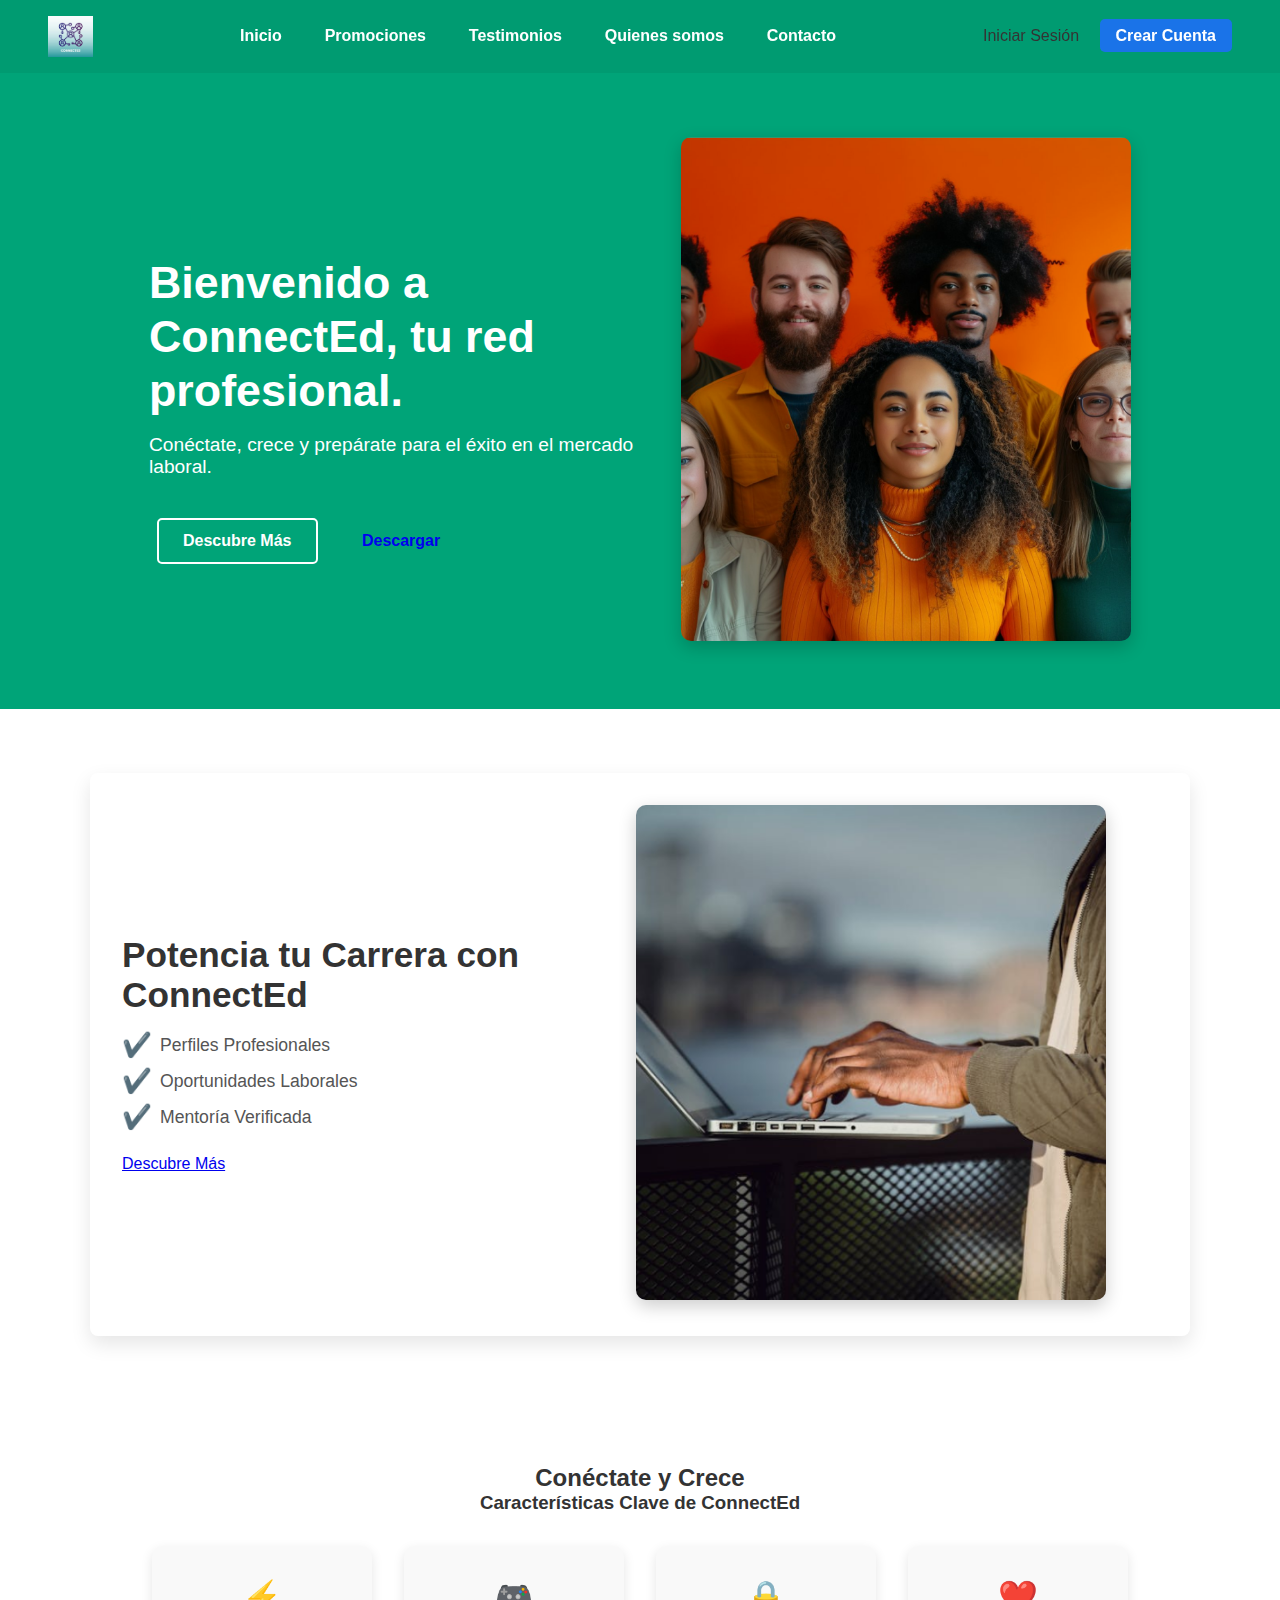
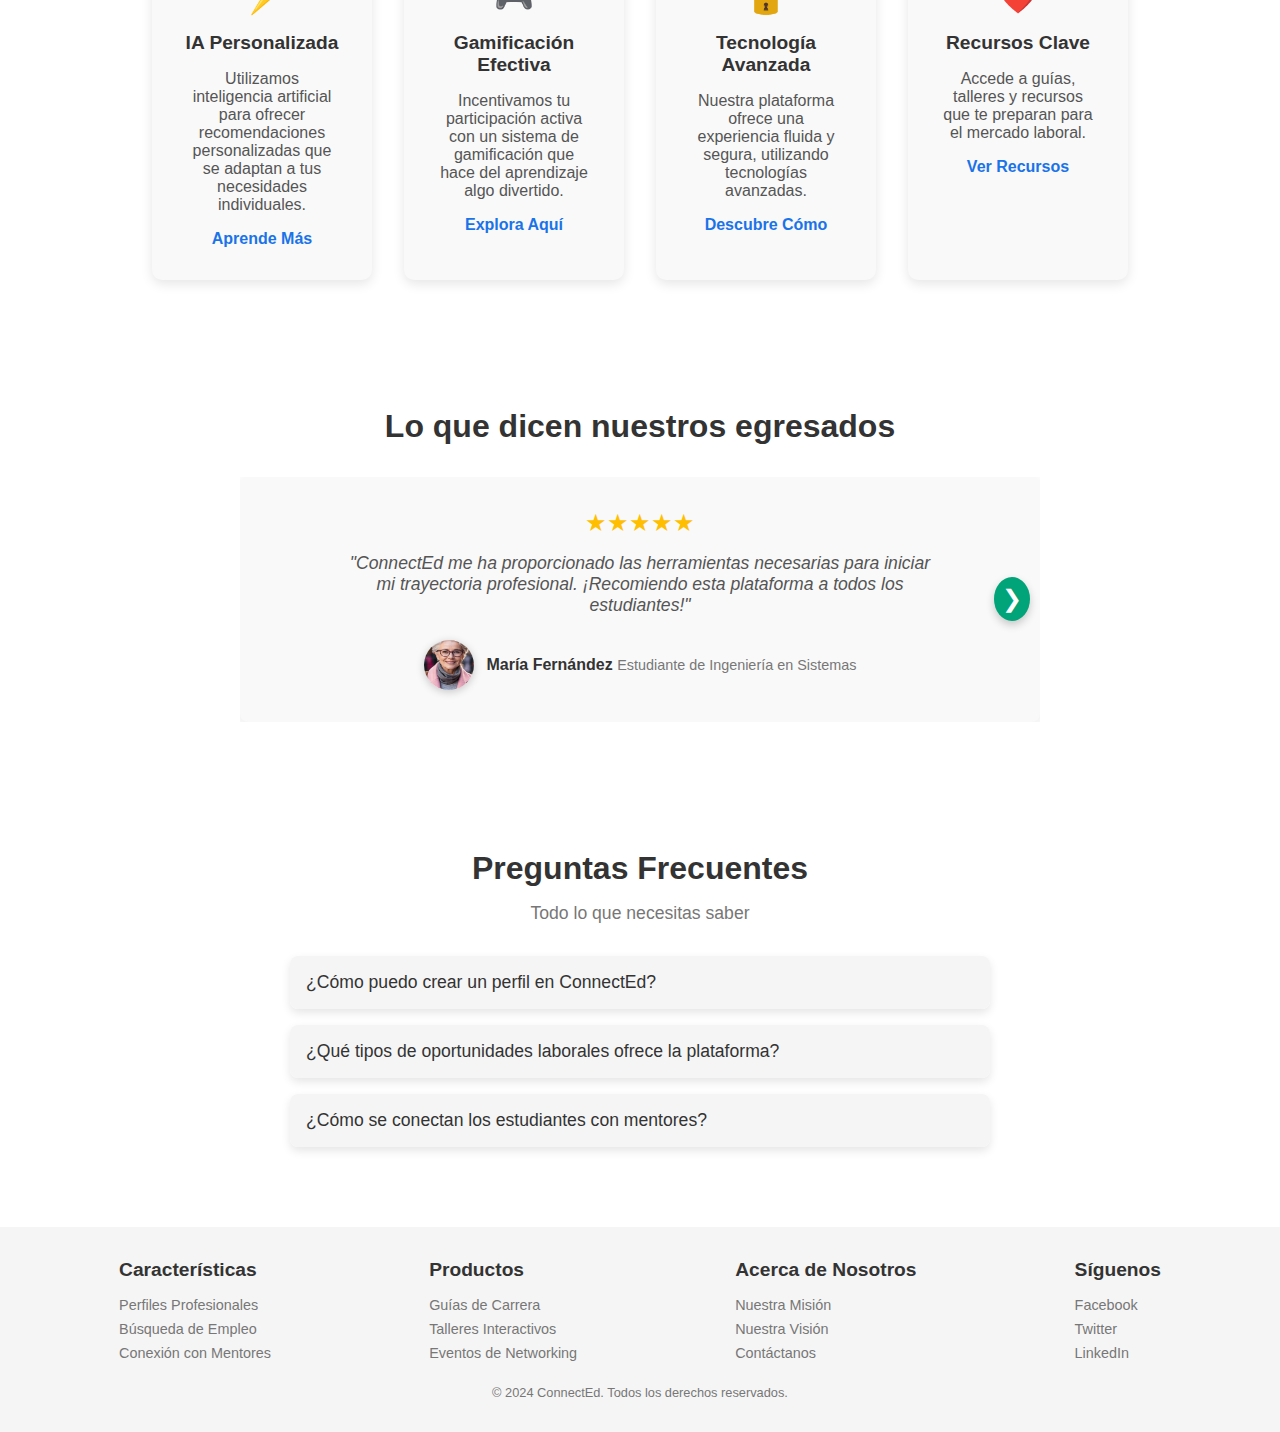
<file: index.html>
<!DOCTYPE html>
<html lang="es">
<head>
    <meta charset="UTF-8">
    <meta name="viewport" content="width=device-width, initial-scale=1.0">
    <title>ConnectEd - Red Profesional</title>
    <link rel="stylesheet" href="style.css">
</head>
<body>
    <!-- Navbar -->
    <header class="navbar">
        <img src="logo.png" alt="Logo de ConnectEd" class="logo">
        <nav>
            <a href="index.html">Inicio</a>
            <a href="promociones.html">Promociones</a>
            <a href="#">Testimonios</a>
            <a href="#">Quienes somos</a>
            <a href="#">Contacto</a>
        </nav>
        <div class="auth-buttons">
            <a href="login.html" class="login">Iniciar Sesión</a>
            <a href="registro.html" class="signup">Crear Cuenta</a>
        </div>
    </header>

    <!-- Hero Section -->
    <main class="hero">
        <div class="hero-text animate-fade-in">
            <div class="tagline animate-slide-in">
                <span>Desarrolla tu futuro profesional</span>
                <a href="#" class="learn-more">Leer Más</a>
            </div>
            <h1>Bienvenido a ConnectEd, tu red profesional.</h1>
            <p>Conéctate, crece y prepárate para el éxito en el mercado laboral.</p>
            <div class="hero-buttons">
                <a href="#" class="discover">Descubre Más</a>
                <a href="descargar.html" class="download-button">Descargar</a> <!-- Botón de descarga -->
            </div>
        </div>
        <div class="hero-image animate-fade-in-delay">
            <img src="personas.png" alt="Grupo de personas" class="hero-img">
        </div>
    </main>

    <!-- Continuation Section -->
    <section class="continuation">
        <div class="continuation-content">
            <div class="continuation-text">
                <h2>Potencia tu Carrera con ConnectEd</h2>
                <ul class="features-list">
                    <li><span class="checkmark">✔️</span> Perfiles Profesionales</li>
                    <li><span class="checkmark">✔️</span> Oportunidades Laborales</li>
                    <li><span class="checkmark">✔️</span> Mentoría Verificada</li>
                </ul>
                <a href="#" class="discover">Descubre Más</a>
            </div>
            <div class="continuation-image">
                <img src="imagen1.png" alt="Persona usando laptop" class="continuation-img">
            </div>
        </div>
    </section>

    <!-- Características Clave -->
    <div class="section-card">
        <h2 class="section-title">Conéctate y Crece</h2>
        <h3 class="section-title">Características Clave de ConnectEd</h3>
        <div class="feature-cards">
            <div class="feature-card">
                <div class="feature-icon">⚡</div>
                <h4 class="feature-title">IA Personalizada</h4>
                <p class="feature-description">Utilizamos inteligencia artificial para ofrecer recomendaciones personalizadas que se adaptan a tus necesidades individuales.</p>
                <a href="#" class="feature-link">Aprende Más</a>
            </div>
            <div class="feature-card">
                <div class="feature-icon">🎮</div>
                <h4 class="feature-title">Gamificación Efectiva</h4>
                <p class="feature-description">Incentivamos tu participación activa con un sistema de gamificación que hace del aprendizaje algo divertido.</p>
                <a href="#" class="feature-link">Explora Aquí</a>
            </div>
            <div class="feature-card">
                <div class="feature-icon">🔒</div>
                <h4 class="feature-title">Tecnología Avanzada</h4>
                <p class="feature-description">Nuestra plataforma ofrece una experiencia fluida y segura, utilizando tecnologías avanzadas.</p>
                <a href="#" class="feature-link">Descubre Cómo</a>
            </div>
            <div class="feature-card">
                <div class="feature-icon">❤️</div>
                <h4 class="feature-title">Recursos Clave</h4>
                <p class="feature-description">Accede a guías, talleres y recursos que te preparan para el mercado laboral.</p>
                <a href="#" class="feature-link">Ver Recursos</a>
            </div>
        </div>
    </div>

    <!-- Testimonial Section -->
    <section class="testimonial-section">
        <h2 class="testimonial-heading">Lo que dicen nuestros egresados</h2>
        <div class="testimonial-carousel">
            <button class="carousel-btn prev">❮</button>
            <div class="testimonial-card active">
                <div class="testimonial-stars">★★★★★</div>
                <p class="testimonial-quote">"ConnectEd me ha proporcionado las herramientas necesarias para iniciar mi trayectoria profesional. ¡Recomiendo esta plataforma a todos los estudiantes!"</p>
                <div class="testimonial-author">
                    <img src="maria.png" alt="Foto de María Fernández" class="author-photo">
                    <div class="author-info">
                        <span class="author-name">María Fernández</span>
                        <span class="author-role">Estudiante de Ingeniería en Sistemas</span>
                    </div>
                </div>
            </div>
            <div class="testimonial-card">
                <div class="testimonial-stars">★★★★★</div>
                <p class="testimonial-quote">"Gracias a ConnectEd, encontré una red de mentores que me ayudó a asegurar mi primer trabajo en la industria. ¡Altamente recomendado!"</p>
                <div class="testimonial-author">
                    <img src="juan.png" alt="Foto de Juan Pérez" class="author-photo">
                    <div class="author-info">
                        <span class="author-name">Juan Pérez</span>
                        <span class="author-role">Ingeniero de Software</span>
                    </div>
                </div>
            </div>
            <div class="testimonial-card">
                <div class="testimonial-stars">★★★★★</div>
                <p class="testimonial-quote">"Una plataforma increíble para estudiantes y egresados. ConnectEd me ayudó a encontrar oportunidades y mejorar mis habilidades."</p>
                <div class="testimonial-author">
                    <img src="ana.png" alt="Foto de Ana López" class="author-photo">
                    <div class="author-info">
                        <span class="author-name">Ana López</span>
                        <span class="author-role">Desarrolladora Web</span>
                    </div>
                </div>
            </div>
            <button class="carousel-btn next">❯</button>
        </div>
    </section>

    <!-- Preguntas Frecuentes -->
    <section class="faq">
        <h2>Preguntas Frecuentes</h2>
        <p>Todo lo que necesitas saber</p>
        <div class="faq-item">
            <button class="faq-question">¿Cómo puedo crear un perfil en ConnectEd?</button>
            <div class="faq-answer">
                <p>ConnectEd te permite crear un perfil fácilmente para acceder a redes profesionales y oportunidades de empleo.</p>
            </div>
        </div>
        <div class="faq-item">
            <button class="faq-question">¿Qué tipos de oportunidades laborales ofrece la plataforma?</button>
            <div class="faq-answer">
                <p>ConnectEd ofrece acceso a empleos, pasantías y oportunidades únicas en diversas industrias.</p>
            </div>
        </div>
        <div class="faq-item">
            <button class="faq-question">¿Cómo se conectan los estudiantes con mentores?</button>
            <div class="faq-answer">
                <p>Los estudiantes pueden buscar mentores en nuestra base de datos filtrando por área de interés y experiencia.</p>
            </div>
        </div>
    </section>

    <!-- Footer -->
    <footer class="footer">
        <div class="footer-content">
            <div>
                <h4>Características</h4>
                <ul>
                    <li>Perfiles Profesionales</li>
                    <li>Búsqueda de Empleo</li>
                    <li>Conexión con Mentores</li>
                </ul>
            </div>
            <div>
                <h4>Productos</h4>
                <ul>
                    <li>Guías de Carrera</li>
                    <li>Talleres Interactivos</li>
                    <li>Eventos de Networking</li>
                </ul>
            </div>
            <div>
                <h4>Acerca de Nosotros</h4>
                <ul>
                    <li>Nuestra Misión</li>
                    <li>Nuestra Visión</li>
                    <li>Contáctanos</li>
                </ul>
            </div>
            <div>
                <h4>Síguenos</h4>
                <ul>
                    <li>Facebook</li>
                    <li>Twitter</li>
                    <li>LinkedIn</li>
                </ul>
            </div>
        </div>
        <p class="footer-bottom-text">© 2024 ConnectEd. Todos los derechos reservados.</p>
    </footer>

    <script src="testimonio.js"></script>
</body>
</html>
</file>
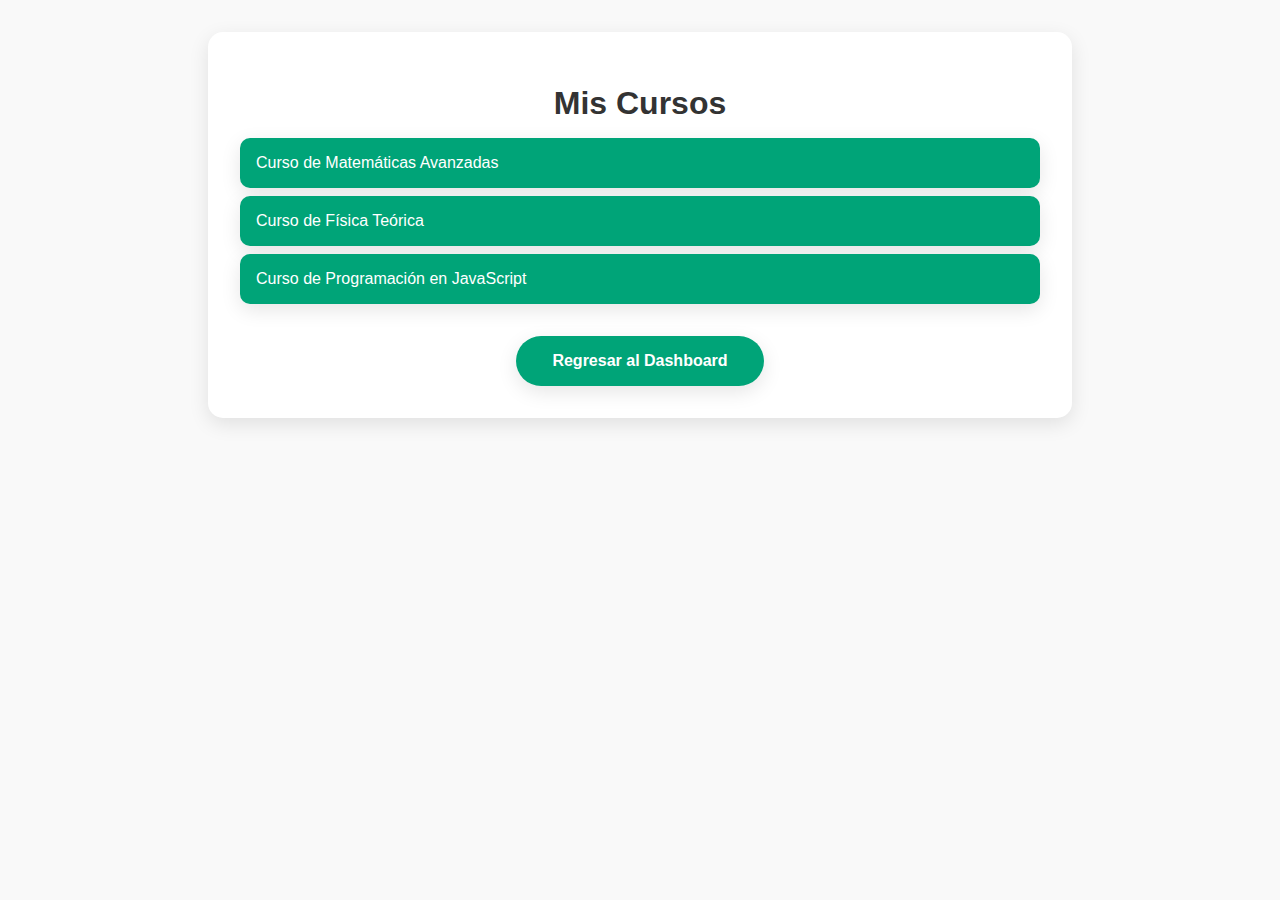
<file: aula.html>
<!DOCTYPE html>
<html lang="es">
<head>
    <meta charset="UTF-8">
    <meta name="viewport" content="width=device-width, initial-scale=1.0">
    <title>Mis Cursos - ConnectEd</title>
    <style>
        :root {
            --color-primario: #00a478;
            --color-texto: #333;
            --color-fondo: #f9f9f9;
            --sombra-tarjeta: 0 6px 20px rgba(0, 0, 0, 0.1);
        }

        body {
            font-family: 'Arial', sans-serif;
            margin: 0;
            padding: 0;
            background-color: var(--color-fondo);
            color: var(--color-texto);
        }

        .container {
            max-width: 800px;
            margin: 2rem auto;
            padding: 2rem;
            background: white;
            border-radius: 15px;
            box-shadow: var(--sombra-tarjeta);
        }

        h1 {
            font-size: 2rem;
            margin-bottom: 1rem;
            text-align: center;
        }

        .courses-list {
            list-style: none;
            padding: 0;
        }

        .courses-list li {
            background: var(--color-primario);
            color: white;
            padding: 1rem;
            margin: 0.5rem 0;
            border-radius: 10px;
            box-shadow: var(--sombra-tarjeta);
            transition: transform 0.3s, box-shadow 0.3s;
        }

        .courses-list li:hover {
            transform: scale(1.05);
            box-shadow: 0 8px 30px rgba(0, 0, 0, 0.2);
        }

        .button {
            display: block;
            margin: 2rem auto 0 auto;
            padding: 1rem 1.5rem;
            max-width: 200px;
            font-size: 1rem;
            font-weight: bold;
            text-align: center;
            color: white;
            text-decoration: none;
            background-color: var(--color-primario);
            border-radius: 50px;
            box-shadow: var(--sombra-tarjeta);
            transition: transform 0.3s, box-shadow 0.3s;
        }

        .button:hover {
            transform: scale(1.05);
            box-shadow: 0 8px 30px rgba(0, 0, 0, 0.2);
        }
    </style>
</head>
<body>
    <div class="container">
        <h1>Mis Cursos</h1>
        <ul class="courses-list">
            <li>Curso de Matemáticas Avanzadas</li>
            <li>Curso de Física Teórica</li>
            <li>Curso de Programación en JavaScript</li>
        </ul>
        <a href="dashboard.html" class="button">Regresar al Dashboard</a>
    </div>
</body>
</html>
</file>
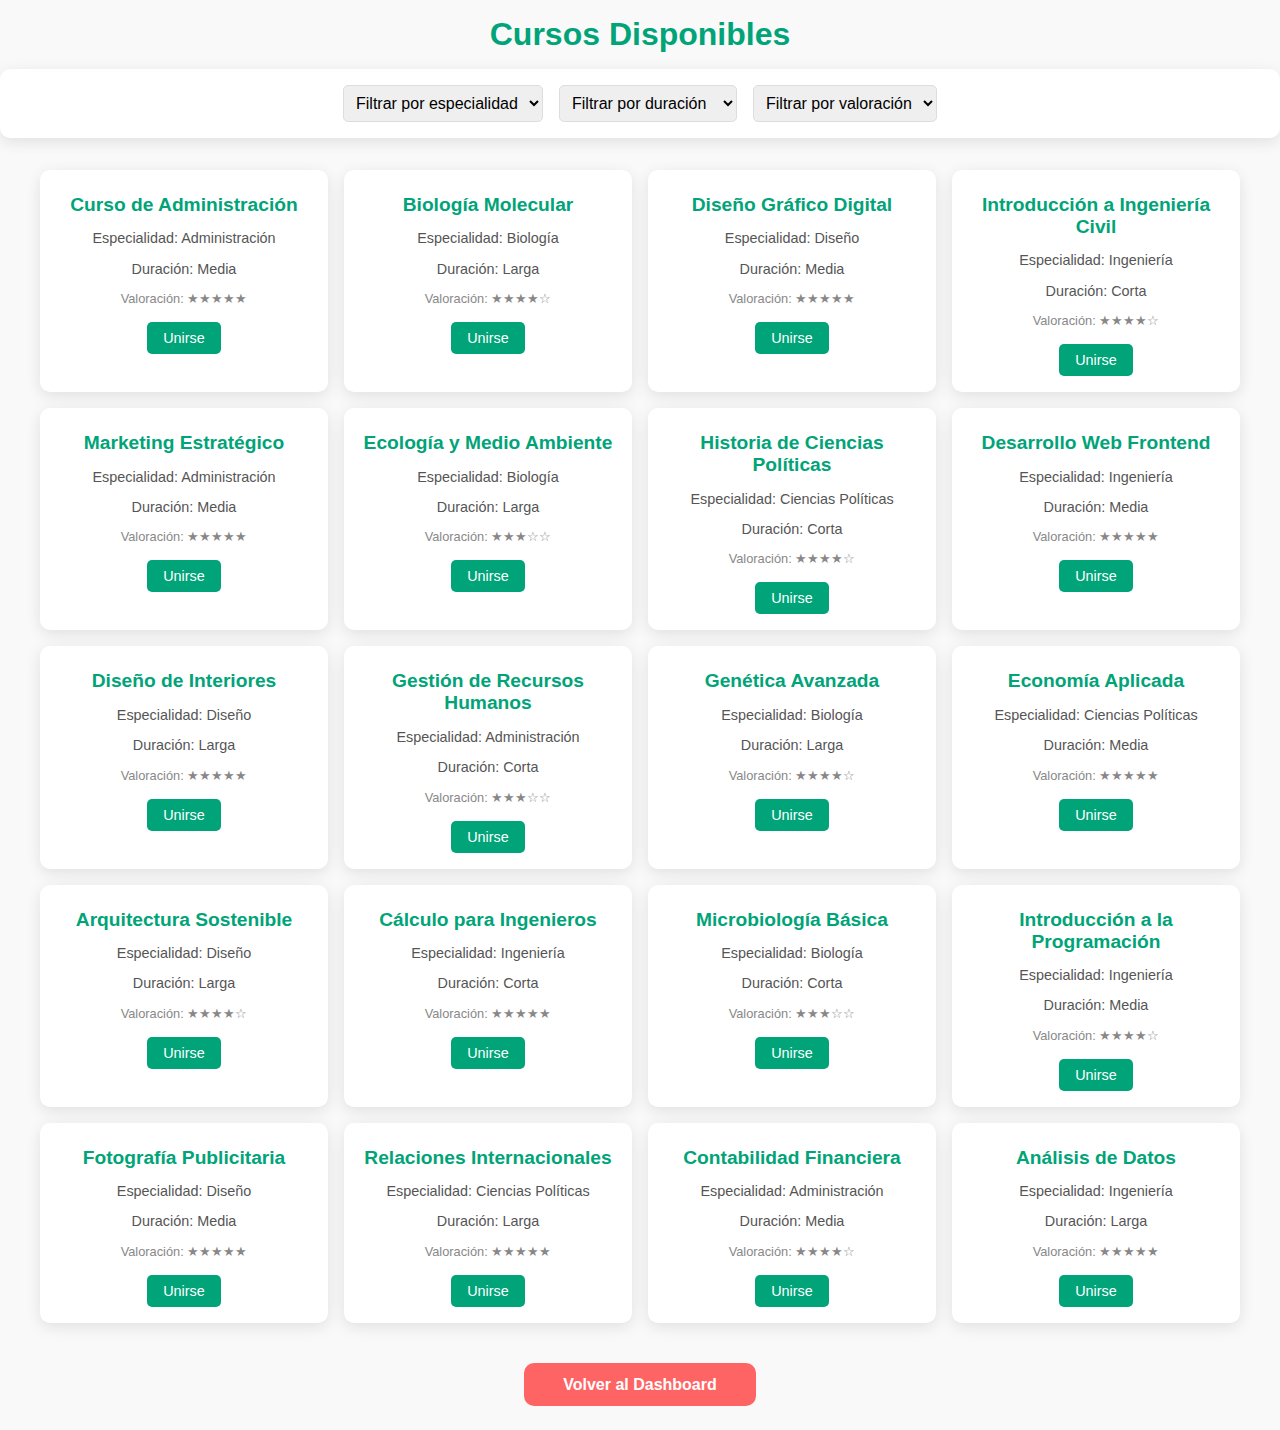
<file: cursos.html>
<!DOCTYPE html>
<html lang="es">
<head>
    <meta charset="UTF-8">
    <meta name="viewport" content="width=device-width, initial-scale=1.0">
    <title>Cursos - ConnectEd</title>
    <style>
        body {
            font-family: Arial, sans-serif;
            margin: 0;
            padding: 0;
            background-color: #f9f9f9;
            color: #333;
        }

        h1 {
            text-align: center;
            margin: 1rem 0;
            color: #00a478;
        }

        .filter-container {
            display: flex;
            justify-content: center;
            gap: 1rem;
            margin: 1rem auto;
            padding: 1rem;
            background-color: #fff;
            border-radius: 10px;
            box-shadow: 0 4px 15px rgba(0, 0, 0, 0.1);
        }

        .filter-container select {
            padding: 0.5rem;
            border-radius: 5px;
            border: 1px solid #ddd;
            font-size: 1rem;
        }

        .courses-container {
            display: grid;
            grid-template-columns: repeat(auto-fit, minmax(250px, 1fr));
            gap: 1rem;
            padding: 1rem;
            max-width: 1200px;
            margin: auto;
        }

        .course-card {
            background: #fff;
            border-radius: 10px;
            box-shadow: 0 4px 15px rgba(0, 0, 0, 0.1);
            overflow: hidden;
            padding: 1rem;
            text-align: center;
            transition: transform 0.3s, box-shadow 0.3s;
        }

        .course-card:hover {
            transform: translateY(-5px);
            box-shadow: 0 6px 20px rgba(0, 0, 0, 0.2);
        }

        .course-card h3 {
            font-size: 1.2rem;
            margin: 0.5rem 0;
            color: #00a478;
        }

        .course-card p {
            font-size: 0.9rem;
            color: #555;
        }

        .course-card span {
            display: block;
            font-size: 0.8rem;
            color: #888;
            margin-top: 0.5rem;
        }

        .join-button {
            display: inline-block;
            margin-top: 1rem;
            padding: 0.5rem 1rem;
            background-color: #00a478;
            color: #fff;
            border: none;
            border-radius: 5px;
            cursor: pointer;
            font-size: 0.9rem;
            transition: background-color 0.3s;
        }

        .join-button:hover {
            background-color: #007d5f;
        }

        .back-button {
            display: block;
            text-align: center;
            margin: 1.5rem auto;
            max-width: 200px;
            padding: 0.8rem 1rem;
            background-color: #ff6464;
            color: #fff;
            border-radius: 10px;
            font-size: 1rem;
            font-weight: bold;
            text-decoration: none;
            transition: background-color 0.3s, transform 0.3s;
        }

        .back-button:hover {
            background-color: #e04c4c;
            transform: scale(1.05);
        }
    </style>
</head>
<body>
    <h1>Cursos Disponibles</h1>

    <!-- Filtros -->
    <div class="filter-container">
        <select id="filter-specialty">
            <option value="">Filtrar por especialidad</option>
            <option value="Administración">Administración</option>
            <option value="Biología">Biología</option>
            <option value="Ingeniería">Ingeniería</option>
            <option value="Diseño">Diseño</option>
            <option value="Ciencias Políticas">Ciencias Políticas</option>
        </select>
        <select id="filter-duration">
            <option value="">Filtrar por duración</option>
            <option value="Corta">Corta (1-3 meses)</option>
            <option value="Media">Media (4-6 meses)</option>
            <option value="Larga">Larga (7-12 meses)</option>
        </select>
        <select id="filter-rating">
            <option value="">Filtrar por valoración</option>
            <option value="5">★★★★★</option>
            <option value="4">★★★★☆</option>
            <option value="3">★★★☆☆</option>
        </select>
    </div>

    <!-- Cursos -->
    <div class="courses-container" id="courses-container">
        <!-- Los cursos se generarán dinámicamente -->
    </div>

    <!-- Botón para retroceder -->
    <a href="dashboard.html" class="back-button">Volver al Dashboard</a>

    <script>
        // Datos completos de los 20 cursos
        const courses = [
            { title: "Curso de Administración", specialty: "Administración", duration: "Media", rating: 5, description: "Aprende a liderar equipos y tomar decisiones estratégicas." },
            { title: "Biología Molecular", specialty: "Biología", duration: "Larga", rating: 4, description: "Fundamentos de biología molecular y genética avanzada." },
            { title: "Diseño Gráfico Digital", specialty: "Diseño", duration: "Media", rating: 5, description: "Explora herramientas del diseño gráfico digital." },
            { title: "Introducción a Ingeniería Civil", specialty: "Ingeniería", duration: "Corta", rating: 4, description: "Conceptos básicos para iniciar en la ingeniería civil." },
            { title: "Marketing Estratégico", specialty: "Administración", duration: "Media", rating: 5, description: "Técnicas avanzadas para el marketing estratégico." },
            { title: "Ecología y Medio Ambiente", specialty: "Biología", duration: "Larga", rating: 3, description: "Conservación y protección de los ecosistemas." },
            { title: "Historia de Ciencias Políticas", specialty: "Ciencias Políticas", duration: "Corta", rating: 4, description: "Historia y evolución de las ciencias políticas." },
            { title: "Desarrollo Web Frontend", specialty: "Ingeniería", duration: "Media", rating: 5, description: "Diseña y desarrolla sitios web modernos." },
            { title: "Diseño de Interiores", specialty: "Diseño", duration: "Larga", rating: 5, description: "Domina el diseño de espacios interiores." },
            { title: "Gestión de Recursos Humanos", specialty: "Administración", duration: "Corta", rating: 3, description: "Gestión del talento humano y liderazgo." },
            { title: "Genética Avanzada", specialty: "Biología", duration: "Larga", rating: 4, description: "Avances en genética y biología molecular." },
            { title: "Economía Aplicada", specialty: "Ciencias Políticas", duration: "Media", rating: 5, description: "Herramientas económicas para la toma de decisiones." },
            { title: "Arquitectura Sostenible", specialty: "Diseño", duration: "Larga", rating: 4, description: "Diseño arquitectónico con enfoque sostenible." },
            { title: "Cálculo para Ingenieros", specialty: "Ingeniería", duration: "Corta", rating: 5, description: "Cálculo aplicado para proyectos de ingeniería." },
            { title: "Microbiología Básica", specialty: "Biología", duration: "Corta", rating: 3, description: "Estudio de microorganismos y sus aplicaciones." },
            { title: "Introducción a la Programación", specialty: "Ingeniería", duration: "Media", rating: 4, description: "Conceptos iniciales de programación." },
            { title: "Fotografía Publicitaria", specialty: "Diseño", duration: "Media", rating: 5, description: "Domina técnicas de fotografía publicitaria." },
            { title: "Relaciones Internacionales", specialty: "Ciencias Políticas", duration: "Larga", rating: 5, description: "Análisis de relaciones políticas internacionales." },
            { title: "Contabilidad Financiera", specialty: "Administración", duration: "Media", rating: 4, description: "Gestión y análisis financiero contable." },
            { title: "Análisis de Datos", specialty: "Ingeniería", duration: "Larga", rating: 5, description: "Técnicas avanzadas de análisis de datos." },
        ];

        // Renderizar cursos
        const renderCourses = (filteredCourses) => {
            const container = document.getElementById("courses-container");
            container.innerHTML = "";
            filteredCourses.forEach((course, index) => {
                container.innerHTML += `
                    <div class="course-card">
                        <h3>${course.title}</h3>
                        <p>Especialidad: ${course.specialty}</p>
                        <p>Duración: ${course.duration}</p>
                        <span>Valoración: ${"★".repeat(course.rating)}${"☆".repeat(5 - course.rating)}</span>
                        <button class="join-button" onclick="joinCourse(${index})">Unirse</button>
                    </div>
                `;
            });
        };

        // Función para unirse a un curso y redirigir a mentorías
        const joinCourse = (index) => {
            const selectedCourse = courses[index].title;
            localStorage.setItem("selectedCourse", selectedCourse);
            alert(`Te has inscrito en el curso: ${selectedCourse}`);
            window.location.href = "mentorias.html";
        };

        // Filtrar cursos
        const filterCourses = () => {
            const specialty = document.getElementById("filter-specialty").value;
            const duration = document.getElementById("filter-duration").value;
            const rating = document.getElementById("filter-rating").value;

            const filteredCourses = courses.filter(course => {
                return (
                    (specialty === "" || course.specialty === specialty) &&
                    (duration === "" || course.duration === duration) &&
                    (rating === "" || course.rating === parseInt(rating))
                );
            });

            renderCourses(filteredCourses);
        };

        document.getElementById("filter-specialty").addEventListener("change", filterCourses);
        document.getElementById("filter-duration").addEventListener("change", filterCourses);
        document.getElementById("filter-rating").addEventListener("change", filterCourses);

        renderCourses(courses);
    </script>
</body>
</html>
</file>
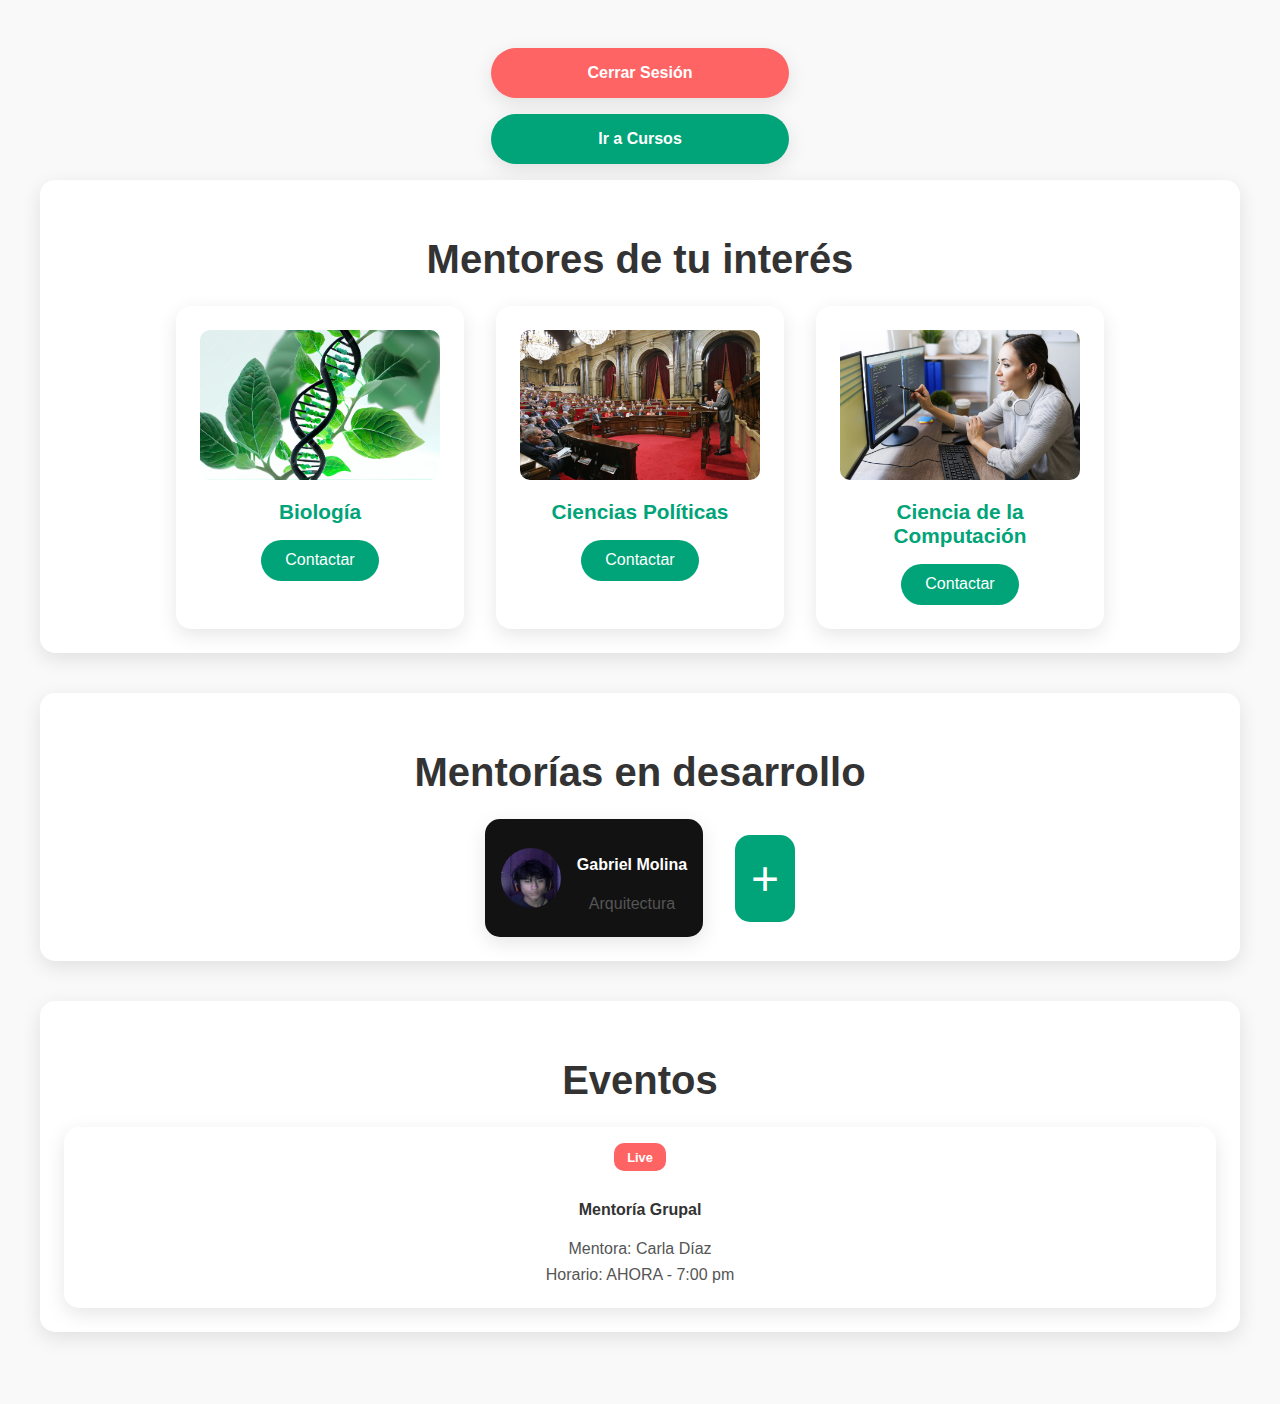
<file: dashboard.html>
<!DOCTYPE html>
<html lang="es">
<head>
    <meta charset="UTF-8">
    <meta name="viewport" content="width=device-width, initial-scale=1.0">
    <title>Dashboard - ConnectEd</title>
    <style>
        /* Variables CSS */
        :root {
            --color-primario: #00a478;
            --color-primario-hover: #007d5f;
            --color-secundario: #ff6464;
            --color-secundario-hover: #e04c4c;
            --color-texto: #333;
            --color-fondo: #f9f9f9;
            --sombra-tarjeta: 0 6px 20px rgba(0, 0, 0, 0.1);
            --sombra-hover: 0 10px 25px rgba(0, 0, 0, 0.2);
            --transicion-rapida: 0.3s;
            --transicion-lenta: 0.6s;
        }

        /* Estilos generales */
        body {
            font-family: 'Arial', sans-serif;
            margin: 0;
            padding: 0;
            background-color: var(--color-fondo);
            color: var(--color-texto);
            animation: fadeIn var(--transicion-lenta) ease-in-out;
        }

        @keyframes fadeIn {
            from {
                opacity: 0;
            }
            to {
                opacity: 1;
            }
        }

        h2 {
            font-size: 2.5rem;
            color: var(--color-texto);
            margin-bottom: 1rem;
            text-align: center;
            animation: slideDown var(--transicion-lenta) ease-out;
        }

        @keyframes slideDown {
            from {
                transform: translateY(-20px);
                opacity: 0;
            }
            to {
                transform: translateY(0);
                opacity: 1;
            }
        }

        p {
            margin: 0.5rem 0;
            color: #555;
            text-align: center;
        }

        /* Contenedor principal */
        .dashboard-container {
            padding: 2rem;
            max-width: 1200px;
            margin: auto;
        }

        /* Botones generales */
        .button {
            display: block;
            margin: 1rem auto;
            max-width: 250px;
            padding: 1rem 1.5rem;
            font-size: 1rem;
            font-weight: bold;
            text-align: center;
            text-decoration: none;
            color: #fff;
            border-radius: 50px;
            transition: background-color var(--transicion-rapida), transform var(--transicion-rapida);
            cursor: pointer;
            box-shadow: var(--sombra-tarjeta);
        }

        .button:hover {
            transform: scale(1.05);
            box-shadow: var(--sombra-hover);
        }

        .logout-button {
            background-color: var(--color-secundario);
        }

        .logout-button:hover {
            background-color: var(--color-secundario-hover);
        }

        .cursos-link {
            background-color: var(--color-primario);
        }

        .cursos-link:hover {
            background-color: var(--color-primario-hover);
        }

        /* Sección general */
        section {
            margin-bottom: 2.5rem;
            padding: 1.5rem;
            background-color: #fff;
            border-radius: 15px;
            box-shadow: var(--sombra-tarjeta);
            animation: fadeIn var(--transicion-lenta) ease-in-out;
        }

        section h2 {
            margin-bottom: 1.5rem;
        }

        /* Mentores */
        .mentores-cards {
            display: flex;
            gap: 2rem;
            justify-content: center;
            flex-wrap: wrap;
        }

        .mentor-card {
            background-color: #fff;
            border-radius: 15px;
            box-shadow: var(--sombra-tarjeta);
            width: 240px;
            padding: 1.5rem;
            text-align: center;
            transition: transform var(--transicion-rapida), box-shadow var(--transicion-rapida);
            position: relative;
            overflow: hidden;
        }

        .mentor-card:hover {
            transform: translateY(-10px);
            box-shadow: var(--sombra-hover);
        }

        .mentor-card img {
            width: 100%;
            height: 150px;
            object-fit: cover;
            border-radius: 10px;
            transition: transform var(--transicion-rapida);
        }

        .mentor-card:hover img {
            transform: scale(1.1);
        }

        .mentor-card h3 {
            margin: 1rem 0;
            color: var(--color-primario);
            font-size: 1.3rem;
        }

        .mentor-card button {
            background: var(--color-primario);
            color: #fff;
            border: none;
            padding: 0.7rem 1.5rem;
            border-radius: 50px;
            font-size: 1rem;
            cursor: pointer;
            transition: background-color var(--transicion-rapida), transform var(--transicion-rapida);
        }

        .mentor-card button:hover {
            background-color: var(--color-primario-hover);
            transform: scale(1.1);
        }

        /* Mentorías en desarrollo */
        .mentor-desarrollo {
            display: flex;
            align-items: center;
            gap: 2rem;
            justify-content: center;
        }

        .mentor-desarrollo-card {
            background-color: #121212;
            color: #fff;
            border-radius: 15px;
            padding: 1rem;
            box-shadow: var(--sombra-tarjeta);
            display: flex;
            align-items: center;
            gap: 1rem;
            text-align: center;
            position: relative;
            transition: transform var(--transicion-rapida), box-shadow var(--transicion-rapida);
        }

        .mentor-desarrollo-card:hover {
            transform: scale(1.05);
            box-shadow: var(--sombra-hover);
        }

        .mentor-desarrollo-card img {
            width: 60px;
            height: 60px;
            border-radius: 50%;
        }

        .add-mentoria {
            background-color: var(--color-primario);
            color: #fff;
            font-size: 3rem;
            border-radius: 15px;
            padding: 1rem;
            cursor: pointer;
            transition: background-color var(--transicion-rapida), transform var(--transicion-rapida);
        }

        .add-mentoria:hover {
            background-color: var(--color-primario-hover);
            transform: scale(1.2);
        }

        /* Eventos */
        .event-card {
            background-color: #fff;
            border-radius: 15px;
            box-shadow: var(--sombra-tarjeta);
            padding: 1rem;
            text-align: center;
            transition: transform var(--transicion-rapida), box-shadow var(--transicion-rapida);
        }

        .event-card:hover {
            transform: scale(1.05);
            box-shadow: var(--sombra-hover);
        }

        .event-card .live-tag {
            display: inline-block;
            background-color: var(--color-secundario);
            color: #fff;
            padding: 0.4rem 0.8rem;
            border-radius: 10px;
            font-size: 0.8rem;
            font-weight: bold;
            margin-bottom: 0.5rem;
            animation: pulse 1.5s infinite;
        }

        @keyframes pulse {
            0%, 100% {
                transform: scale(1);
                opacity: 1;
            }
            50% {
                transform: scale(1.1);
                opacity: 0.8;
            }
        }
    </style>
</head>
<body>
    <div class="dashboard-container">
        <a href="index.html" class="button logout-button">Cerrar Sesión</a>
        <a href="cursos.html" class="button cursos-link">Ir a Cursos</a>

        <section>
            <h2>Mentores de tu interés</h2>
            <div class="mentores-cards">
                <div class="mentor-card">
                    <img src="image.png" alt="Biología">
                    <h3>Biología</h3>
                    <button>Contactar</button>
                </div>
                <div class="mentor-card">
                    <img src="politica.png" alt="Ciencias Políticas">
                    <h3>Ciencias Políticas</h3>
                    <button>Contactar</button>
                </div>
                <div class="mentor-card">
                    <img src="computacion.png" alt="Ciencia de la Computación">
                    <h3>Ciencia de la Computación</h3>
                    <button>Contactar</button>
                </div>
            </div>
        </section>

        <section>
            <h2>Mentorías en desarrollo</h2>
            <div class="mentor-desarrollo">
                <div class="mentor-desarrollo-card">
                    <img src="simon.jpg" alt="Gabriel Molina">
                    <div>
                        <h4>Gabriel Molina</h4>
                        <p>Arquitectura</p>
                    </div>
                </div>
                <div class="add-mentoria" onclick="redirectToMentorias()">+</div>
            </div>
        </section>

        <section>
            <h2>Eventos</h2>
            <div class="event-card">
                <span class="live-tag">Live</span>
                <h4>Mentoría Grupal</h4>
                <p>Mentora: Carla Díaz</p>
                <p>Horario: AHORA - 7:00 pm</p>
            </div>
        </section>
    </div>

    <script>
        function redirectToMentorias() {
            window.location.href = "mentorias.html";
        }
    </script>
</body>
</html>
</file>
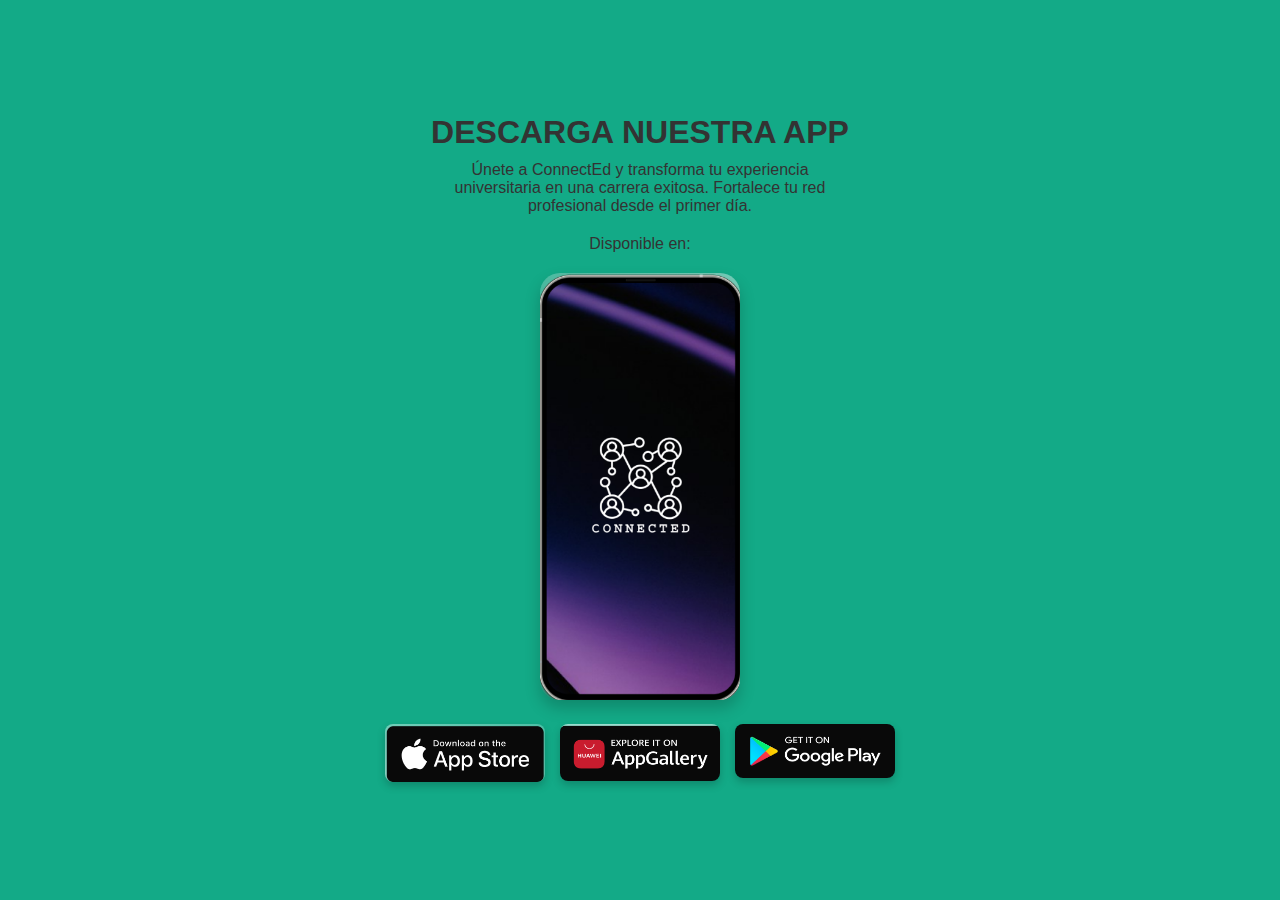
<file: descargar.html>
<!DOCTYPE html> 
<html lang="es">
<head>
    <meta charset="UTF-8">
    <meta name="viewport" content="width=device-width, initial-scale=1.0">
    <title>Descarga nuestra App - ConnectEd</title>
    <link rel="stylesheet" href="style.css">
    <style>
        /* Estilos específicos para la página de descargas */

        /* Fondo sólido */
        body {
            font-family: Arial, sans-serif;
            margin: 0;
            padding: 0;
            display: flex;
            justify-content: center;
            align-items: center;
            height: 100vh;
            background: #13aa87; /* Color de fondo sólido */
            color: #333;
        }

        /* Contenedor de descarga */
        .download-page {
            text-align: center;
            padding: 20px;
            max-width: 600px;
        }

        /* Título */
        .download-page h1 {
            font-size: 2em;
            color: #333;
            margin-bottom: 10px;
        }

        /* Descripción */
        .download-page p {
            color: #333;
            font-size: 1em;
            margin-bottom: 20px;
            max-width: 400px;
            margin-left: auto;
            margin-right: auto;
        }

        /* Imagen de la aplicación */
        .app-image img {
            width: 200px;
            height: auto;
            margin-bottom: 20px;
            border-radius: 20px;
            box-shadow: 0 8px 16px rgba(0, 0, 0, 0.2);
        }

        /* Opciones de descarga */
        .download-options {
            display: flex;
            justify-content: center;
            gap: 15px;
            flex-wrap: wrap;
        }

        /* Botones de opciones de descarga */
        .option-card img {
            width: 160px;
            height: auto;
            transition: transform 0.3s ease;
            border-radius: 8px;
            box-shadow: 0px 4px 8px rgba(0, 0, 0, 0.2);
        }

        /* Efecto hover */
        .option-card img:hover {
            transform: scale(1.05);
        }
    </style>
</head>
<body>

    <!-- Contenido de la Página de Descargas -->
    <main class="download-page">
        <h1>DESCARGA NUESTRA APP</h1>
        <p>Únete a ConnectEd y transforma tu experiencia universitaria en una carrera exitosa. Fortalece tu red profesional desde el primer día.</p>
        <p>Disponible en:</p>

        <!-- Imagen de la aplicación -->
        <div class="app-image">
            <img src="app-image.png" alt="Imagen de la aplicación"> <!-- Imagen de la app -->
        </div>

        <!-- Opciones de descarga interactivas -->
        <section class="download-options">
            <div class="option-card">
                <a href="https://play.google.com/">
                    <img src="1.png" alt="Google Play">
                </a>
            </div>
            <div class="option-card">
                <a href="https://www.apple.com/app-store/">
                    <img src="2.png" alt="App Store">
                </a>
            </div>
            <div class="option-card">
                <a href="https://appgallery.huawei.com/">
                    <img src="3.png" alt="AppGallery">
                </a>
            </div>
        </section>
    </main>

</body>
</html>
</file>
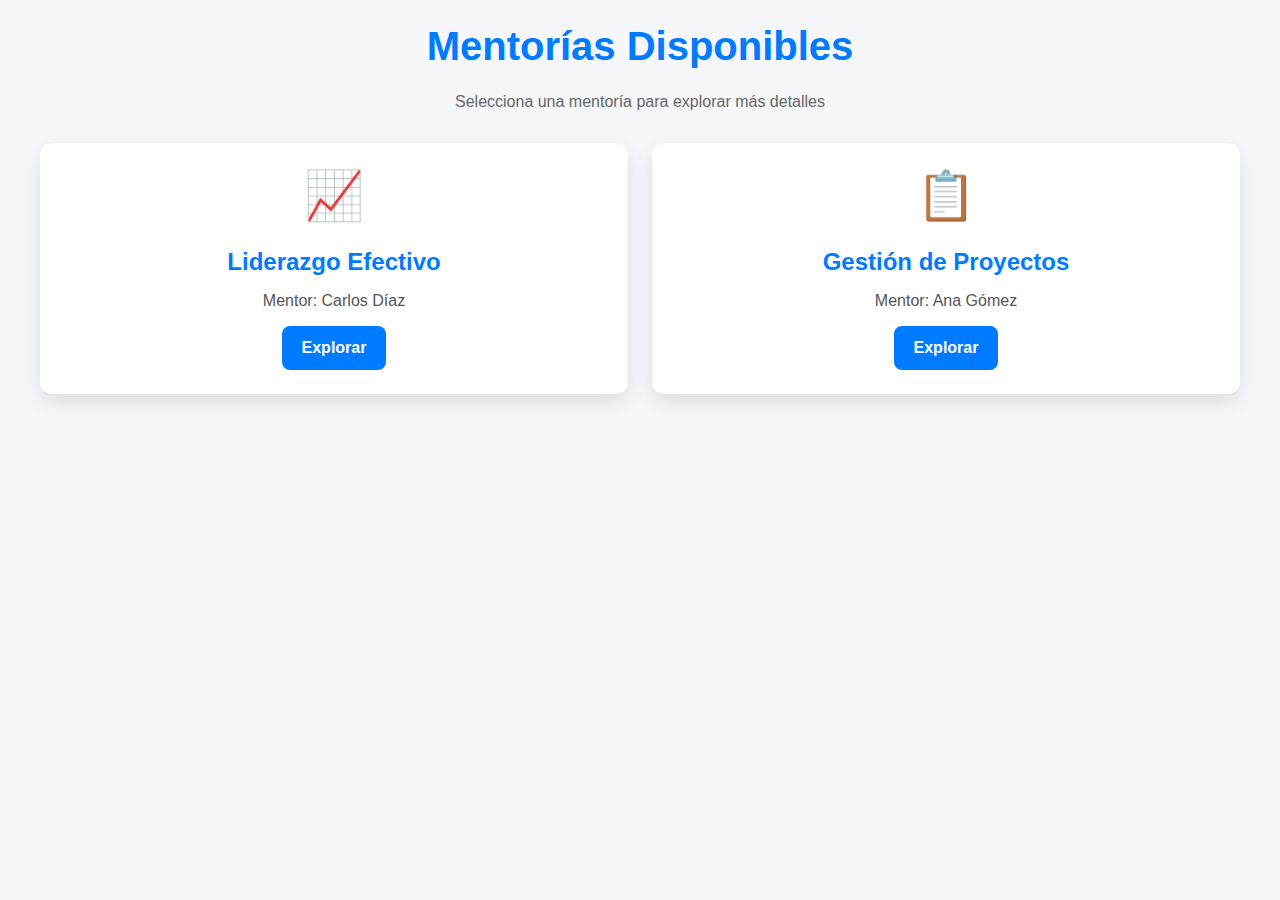
<file: isla.html>
<!DOCTYPE html>
<html lang="es">
<head>
    <meta charset="UTF-8">
    <meta name="viewport" content="width=device-width, initial-scale=1.0">
    <title>Mentorías - ConnectEd</title>
    <style>
        /* Estilo Global */
        body {
            font-family: 'Arial', sans-serif;
            margin: 0;
            padding: 0;
            background-color: #f5f7fa;
            color: #333;
        }

        h1 {
            text-align: center;
            margin: 1.5rem 0;
            font-size: 2.5rem;
            font-weight: bold;
            color: #007bff;
        }

        p {
            text-align: center;
            font-size: 1rem;
            color: #666;
            margin-bottom: 1rem;
        }

        /* Mentorías */
        .mentorias-container {
            max-width: 1200px;
            margin: auto;
            padding: 1rem;
            display: grid;
            grid-template-columns: repeat(auto-fit, minmax(280px, 1fr));
            gap: 1.5rem;
        }

        .mentoria-card {
            background: #fff;
            border-radius: 12px;
            box-shadow: 0 8px 20px rgba(0, 0, 0, 0.1);
            padding: 1.5rem;
            text-align: center;
            transition: transform 0.3s, box-shadow 0.3s;
        }

        .mentoria-card:hover {
            transform: translateY(-8px);
            box-shadow: 0 12px 25px rgba(0, 0, 0, 0.2);
        }

        .mentoria-emoji {
            font-size: 3rem;
            margin-bottom: 1rem;
        }

        .mentoria-card h3 {
            font-size: 1.5rem;
            font-weight: bold;
            margin-bottom: 0.5rem;
            color: #007bff;
        }

        .mentoria-card p {
            font-size: 1rem;
            color: #555;
            margin-bottom: 1rem;
        }

        .join-button {
            padding: 0.8rem 1.2rem;
            background-color: #007bff;
            color: #fff;
            border: none;
            border-radius: 8px;
            cursor: pointer;
            font-size: 1rem;
            font-weight: bold;
            transition: background-color 0.3s, transform 0.3s;
        }

        .join-button:hover {
            background-color: #0056b3;
            transform: scale(1.05);
        }

        /* Islas */
        .isla-container {
            display: none;
            max-width: 800px;
            margin: 2rem auto;
            animation: fadeIn 0.8s ease-in-out;
        }

        .header {
            display: flex;
            justify-content: space-between;
            align-items: center;
            margin-bottom: 1.5rem;
        }

        .volver-btn {
            background-color: #f8f9fa;
            border: 1px solid #ddd;
            padding: 10px 20px;
            font-size: 14px;
            font-weight: bold;
            border-radius: 6px;
            cursor: pointer;
            transition: background-color 0.3s ease, transform 0.3s ease;
        }

        .volver-btn:hover {
            background-color: #e9ecef;
            transform: scale(1.05);
        }

        .circle {
            width: 30px;
            height: 30px;
            background-color: #007bff;
            border-radius: 50%;
            box-shadow: 0 4px 10px rgba(0, 0, 0, 0.2);
        }

        .grid {
            display: grid;
            grid-template-columns: 2fr 1fr;
            grid-template-rows: auto auto;
            gap: 1rem;
        }

        .isla {
            background-color: #007bff;
            padding: 20px;
            border-radius: 12px;
            color: #fff;
            font-size: 1.2rem;
            font-weight: bold;
            display: flex;
            justify-content: center;
            align-items: center;
            text-align: center;
            box-shadow: 0 4px 15px rgba(0, 0, 0, 0.1);
            transition: transform 0.3s, box-shadow 0.3s;
        }

        .isla:hover {
            transform: translateY(-5px);
            box-shadow: 0 8px 20px rgba(0, 0, 0, 0.2);
        }

        .isla.video { grid-column: span 2; height: 150px; background-color: #0062cc; }
        .isla.chat { height: 150px; background-color: #0056b3; }
        .isla.descripcion { grid-column: span 2; height: 100px; background-color: #004085; }

        /* Animaciones */
        @keyframes fadeIn {
            from { opacity: 0; transform: translateY(30px); }
            to { opacity: 1; transform: translateY(0); }
        }
    </style>
</head>
<body>
    <!-- Título -->
    <h1>Mentorías Disponibles</h1>
    <p id="course-selected">Selecciona una mentoría para explorar más detalles</p>

    <!-- Lista de Mentorías -->
    <div class="mentorias-container" id="mentorias-container"></div>

    <!-- Diseño de Islas -->
    <div class="isla-container" id="isla-container">
        <div class="header">
            <button class="volver-btn" onclick="volver()">Volver a Mentorías</button>
            <div class="circle"></div>
        </div>
        <div class="grid">
            <div class="isla video"><p id="titulo-isla">TÍTULO DE LA MENTORÍA</p></div>
            <div class="isla chat"><p>CHAT EN VIVO</p></div>
            <div class="isla descripcion"><p>DESCRIPCIÓN DETALLADA</p></div>
        </div>
    </div>

    <script>
        const mentorias = {
            "Curso de Administración": [
                { title: "Liderazgo Efectivo", mentor: "Carlos Díaz", emoji: "📈", description: "Aprende liderazgo profesional." },
                { title: "Gestión de Proyectos", mentor: "Ana Gómez", emoji: "📋", description: "Administra tus proyectos con éxito." },
            ]
        };

        const mentoriasContainer = document.getElementById("mentorias-container");
        const islaContainer = document.getElementById("isla-container");
        const tituloIsla = document.getElementById("titulo-isla");

        // Mostrar mentorías disponibles
        mentorias["Curso de Administración"].forEach((mentoria) => {
            const card = document.createElement("div");
            card.classList.add("mentoria-card");
            card.innerHTML = `
                <div class="mentoria-emoji">${mentoria.emoji}</div>
                <h3>${mentoria.title}</h3>
                <p>Mentor: ${mentoria.mentor}</p>
                <button class="join-button" onclick="mostrarIsla('${mentoria.title}', '${mentoria.description}')">Explorar</button>
            `;
            mentoriasContainer.appendChild(card);
        });

        // Mostrar islas con información detallada
        const mostrarIsla = (title, description) => {
            mentoriasContainer.style.display = "none";
            islaContainer.style.display = "block";
            tituloIsla.textContent = `${title}`;
            document.querySelector(".isla.descripcion p").textContent = description;
        };

        // Volver a la lista de mentorías
        const volver = () => {
            mentoriasContainer.style.display = "grid";
            islaContainer.style.display = "none";
        };
    </script>
</body>
</html>
</file>
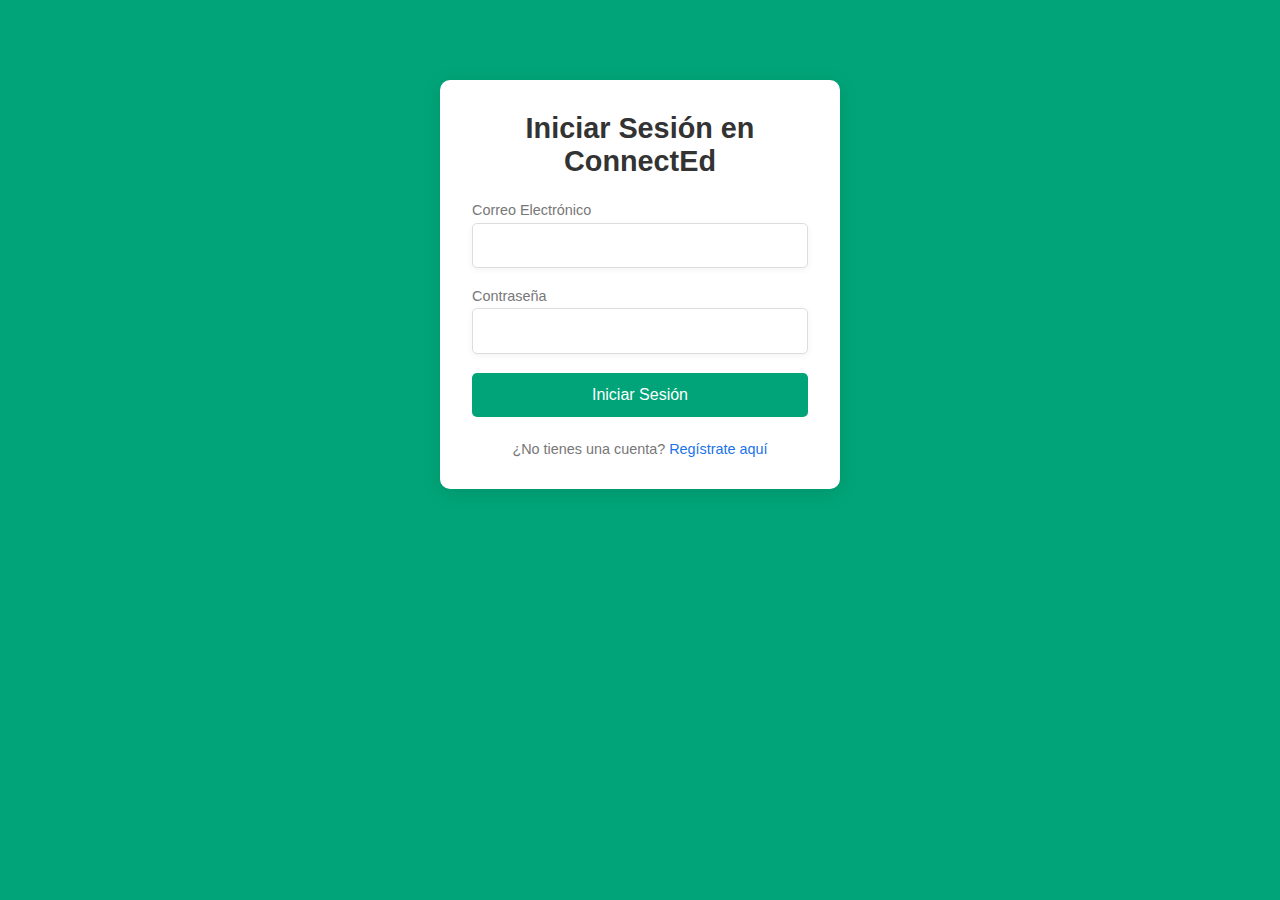
<file: login.html>
<!DOCTYPE html>
<html lang="es">
<head>
    <meta charset="UTF-8">
    <meta name="viewport" content="width=device-width, initial-scale=1.0">
    <title>Iniciar Sesión - ConnectEd</title>
    <link rel="stylesheet" href="style.css">
</head>
<body>
    <div class="auth-container">
        <h2 class="auth-title">Iniciar Sesión en ConnectEd</h2>
        <form class="auth-form" id="loginForm">
            <div class="form-group">
                <label for="email">Correo Electrónico</label>
                <input type="email" id="email" name="email" required>
            </div>
            <div class="form-group">
                <label for="password">Contraseña</label>
                <input type="password" id="password" name="password" required>
            </div>
            <button type="submit" class="auth-btn">Iniciar Sesión</button>
        </form>
        <p class="auth-footer">¿No tienes una cuenta? <a href="registro.html">Regístrate aquí</a></p>
    </div>

    <script>
        // Manejo del inicio de sesión
        document.getElementById("loginForm").addEventListener("submit", function(event) {
            event.preventDefault(); // Evita el comportamiento por defecto del formulario

            const email = document.getElementById("email").value;
            const password = document.getElementById("password").value;

            // Verificación simple (puedes reemplazarla por lógica real)
            if (email === "admin@connected.com" && password === "12345") {
                alert("Inicio de sesión exitoso. Redirigiendo al dashboard...");
                window.location.href = "dashboard.html"; // Redirige al dashboard
            } else {
                alert("Credenciales incorrectas. Por favor, inténtalo de nuevo.");
            }
        });
    </script>
</body>
</html>
</file>
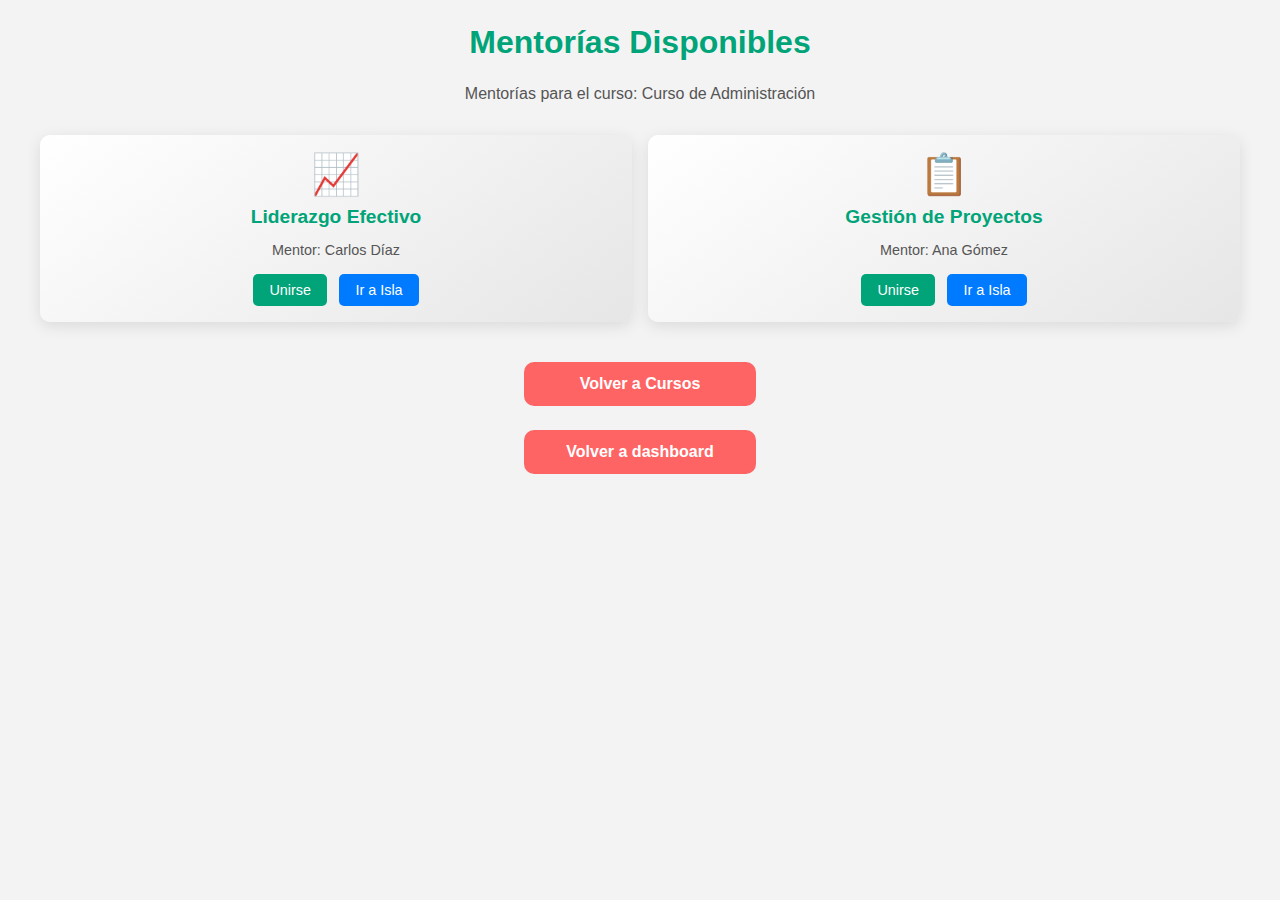
<file: mentorias.html>
<!DOCTYPE html>
<html lang="es">
<head>
    <meta charset="UTF-8">
    <meta name="viewport" content="width=device-width, initial-scale=1.0">
    <title>Mentorías - ConnectEd</title>
    <style>
        body {
            font-family: Arial, sans-serif;
            margin: 0;
            padding: 0;
            background-color: #f3f3f3;
            color: #333;
        }

        h1 {
            text-align: center;
            margin: 1.5rem 0;
            color: #00a478;
            font-size: 2rem;
        }

        p {
            text-align: center;
            color: #555;
            margin-bottom: 1rem;
        }

        .mentorias-container {
            max-width: 1200px;
            margin: auto;
            padding: 1rem;
            display: grid;
            grid-template-columns: repeat(auto-fit, minmax(250px, 1fr));
            gap: 1rem;
        }

        .mentoria-card {
            background: linear-gradient(145deg, #ffffff, #e6e6e6);
            border-radius: 10px;
            box-shadow: 0 4px 15px rgba(0, 0, 0, 0.1);
            padding: 1rem;
            text-align: center;
            transition: transform 0.3s, box-shadow 0.3s;
        }

        .mentoria-card:hover {
            transform: translateY(-5px);
            box-shadow: 0 6px 20px rgba(0, 0, 0, 0.2);
        }

        .mentoria-emoji {
            font-size: 2.5rem;
            margin-bottom: 0.5rem;
        }

        .mentoria-card h3 {
            font-size: 1.2rem;
            margin: 0.5rem 0;
            color: #00a478;
        }

        .mentoria-card p {
            font-size: 0.9rem;
            color: #555;
            margin-bottom: 1rem;
        }

        .join-button {
            padding: 0.5rem 1rem;
            background-color: #00a478;
            color: #fff;
            border: none;
            border-radius: 5px;
            cursor: pointer;
            font-size: 0.9rem;
            transition: background-color 0.3s;
            margin-right: 0.5rem;
        }

        .join-button:hover {
            background-color: #007d5f;
        }

        .isla-button {
            padding: 0.5rem 1rem;
            background-color: #007bff;
            color: #fff;
            border: none;
            border-radius: 5px;
            cursor: pointer;
            font-size: 0.9rem;
            transition: background-color 0.3s;
        }

        .isla-button:hover {
            background-color: #0056b3;
        }

        .joined-message {
            margin-top: 0.5rem;
            color: #007d5f;
            font-size: 0.9rem;
            font-weight: bold;
            display: none;
        }

        .back-button {
            display: block;
            text-align: center;
            margin: 1.5rem auto;
            max-width: 200px;
            padding: 0.8rem 1rem;
            background-color: #ff6464;
            color: #fff;
            border-radius: 10px;
            font-size: 1rem;
            font-weight: bold;
            text-decoration: none;
            transition: background-color 0.3s, transform 0.3s;
        }

        .back-button:hover {
            background-color: #e04c4c;
            transform: scale(1.05);
        }
    </style>
</head>
<body>
    <h1>Mentorías Disponibles</h1>
    <p id="course-selected">Cargando mentorías relacionadas con tu curso...</p>

    <div class="mentorias-container" id="mentorias-container"></div>

    <a href="cursos.html" class="back-button">Volver a Cursos</a>
    <a href="dashboard.html"class="back-button">Volver a dashboard</a>

    <script>
        // Mentorías relacionadas con todos los cursos
        const mentorias = {
            "Curso de Administración": [
                { title: "Liderazgo Efectivo", mentor: "Carlos Díaz", emoji: "📈" },
                { title: "Gestión de Proyectos", mentor: "Ana Gómez", emoji: "📋" },
            ],
            "Biología Molecular": [
                { title: "Genética Avanzada", mentor: "Dra. María Pérez", emoji: "🧬" },
                { title: "Microbiología Básica", mentor: "Dr. Luis García", emoji: "🔬" },
            ],
        };

        // Obtener contenedores
        const mentoriasContainer = document.getElementById("mentorias-container");
        const courseTitle = document.getElementById("course-selected");

        // Cargar mentorías relacionadas
        const selectedCourse = "Curso de Administración"; // Simulación de curso seleccionado
        if (selectedCourse && mentorias[selectedCourse]) {
            courseTitle.textContent = `Mentorías para el curso: ${selectedCourse}`;
            mentorias[selectedCourse].forEach((mentoria, index) => {
                const card = document.createElement("div");
                card.classList.add("mentoria-card");
                card.innerHTML = `
                    <div class="mentoria-emoji">${mentoria.emoji}</div>
                    <h3>${mentoria.title}</h3>
                    <p>Mentor: ${mentoria.mentor}</p>
                    <button class="join-button" onclick="joinMentoria(${index})">Unirse</button>
                    <button class="isla-button" onclick="goToIsla('${mentoria.title}')">Ir a Isla</button>
                    <div class="joined-message" id="joined-${index}">Te has unido a esta mentoría.</div>
                `;
                mentoriasContainer.appendChild(card);
            });
        } else {
            courseTitle.textContent = "No se encontraron mentorías para el curso seleccionado.";
        }

        // Función para unirse a una mentoría
        const joinMentoria = (index) => {
            const joinedMessage = document.getElementById(`joined-${index}`);
            joinedMessage.style.display = "block";
        };

        // Función para ir a la página de Isla
        const goToIsla = (title) => {
            localStorage.setItem("mentoriaTitle", title);
            window.location.href = "isla.html";
        };
    </script>
</body>
</html>
</file>
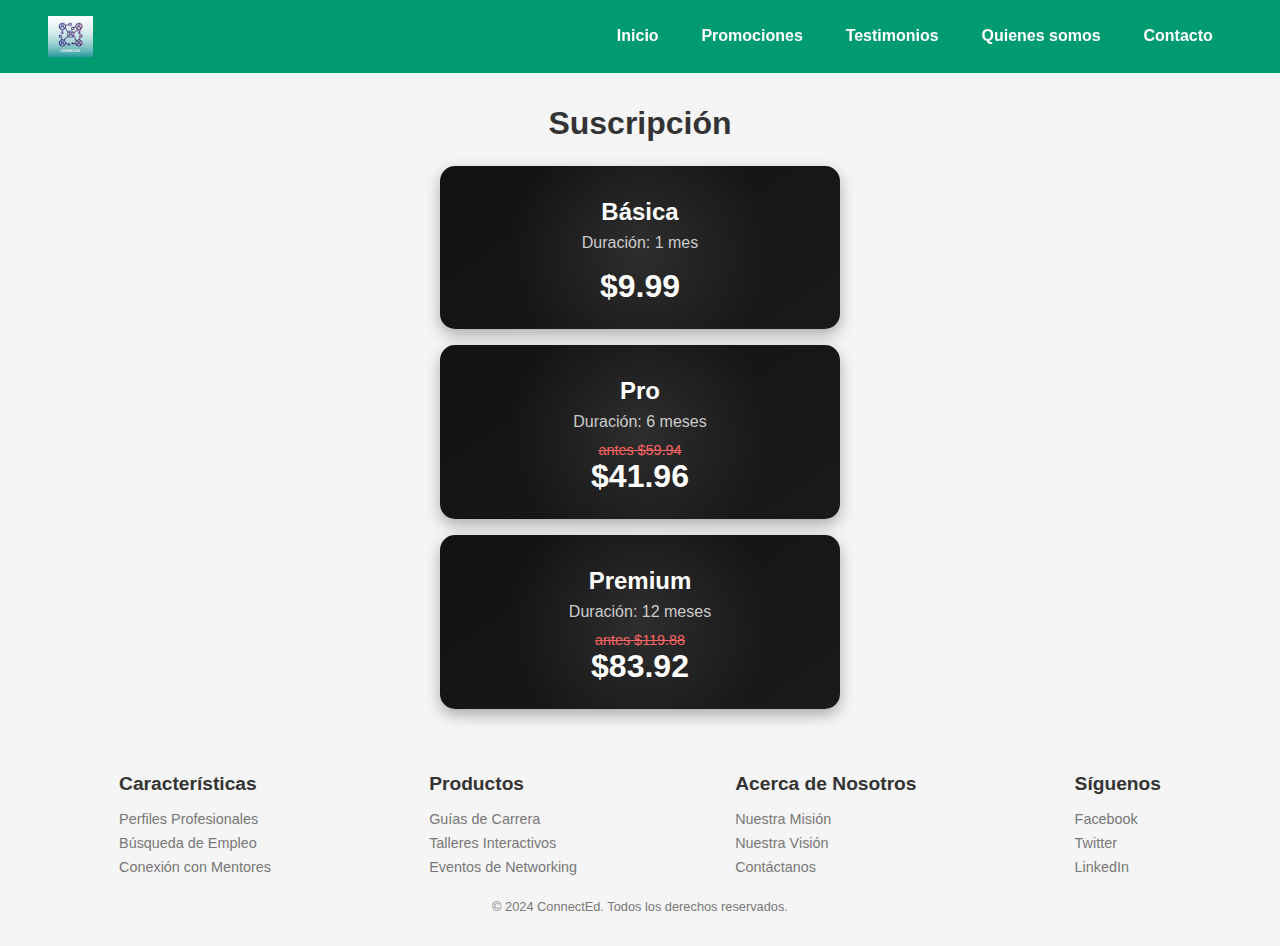
<file: promociones.html>
<!DOCTYPE html>
<html lang="es">
<head>
    <meta charset="UTF-8">
    <meta name="viewport" content="width=device-width, initial-scale=1.0">
    <title>Promociones - ConnectEd</title>
    <link rel="stylesheet" href="style.css">
</head>
<body>
    <!-- Encabezado -->
    <header class="navbar">
        <img src="logo.png" alt="Logo de ConnectEd" class="logo">
        <nav>
            <a href="index.html">Inicio</a>
            <a href="promociones.html" class="active">Promociones</a>
            <a href="#">Testimonios</a>
            <a href="#">Quienes somos</a>
            <a href="#">Contacto</a>
        </nav>
    </header>

    <!-- Sección de Promociones -->
    <section class="ofertas-section">
        <h2>Suscripción</h2>
        <div class="oferta-cards">
            <div class="oferta-card">
                <h3>Básica</h3>
                <p class="duracion">Duración: 1 mes</p>
                <p class="precio">$9.99</p>
            </div>
            <div class="oferta-card">
                <h3>Pro</h3>
                <p class="duracion">Duración: 6 meses</p>
                <p class="descuento">antes $59.94</p>
                <p class="precio">$41.96</p>
            </div>
            <div class="oferta-card">
                <h3>Premium</h3>
                <p class="duracion">Duración: 12 meses</p>
                <p class="descuento">antes $119.88</p>
                <p class="precio">$83.92</p>
            </div>
        </div>
    </section>

    <!-- Pie de página -->
    <footer class="footer">
        <div class="footer-content">
            <div>
                <h4>Características</h4>
                <ul>
                    <li>Perfiles Profesionales</li>
                    <li>Búsqueda de Empleo</li>
                    <li>Conexión con Mentores</li>
                </ul>
            </div>
            <div>
                <h4>Productos</h4>
                <ul>
                    <li>Guías de Carrera</li>
                    <li>Talleres Interactivos</li>
                    <li>Eventos de Networking</li>
                </ul>
            </div>
            <div>
                <h4>Acerca de Nosotros</h4>
                <ul>
                    <li>Nuestra Misión</li>
                    <li>Nuestra Visión</li>
                    <li>Contáctanos</li>
                </ul>
            </div>
            <div>
                <h4>Síguenos</h4>
                <ul>
                    <li>Facebook</li>
                    <li>Twitter</li>
                    <li>LinkedIn</li>
                </ul>
            </div>
        </div>
        <p class="footer-bottom-text">© 2024 ConnectEd. Todos los derechos reservados.</p>
    </footer>
</body>
</html>
</file>
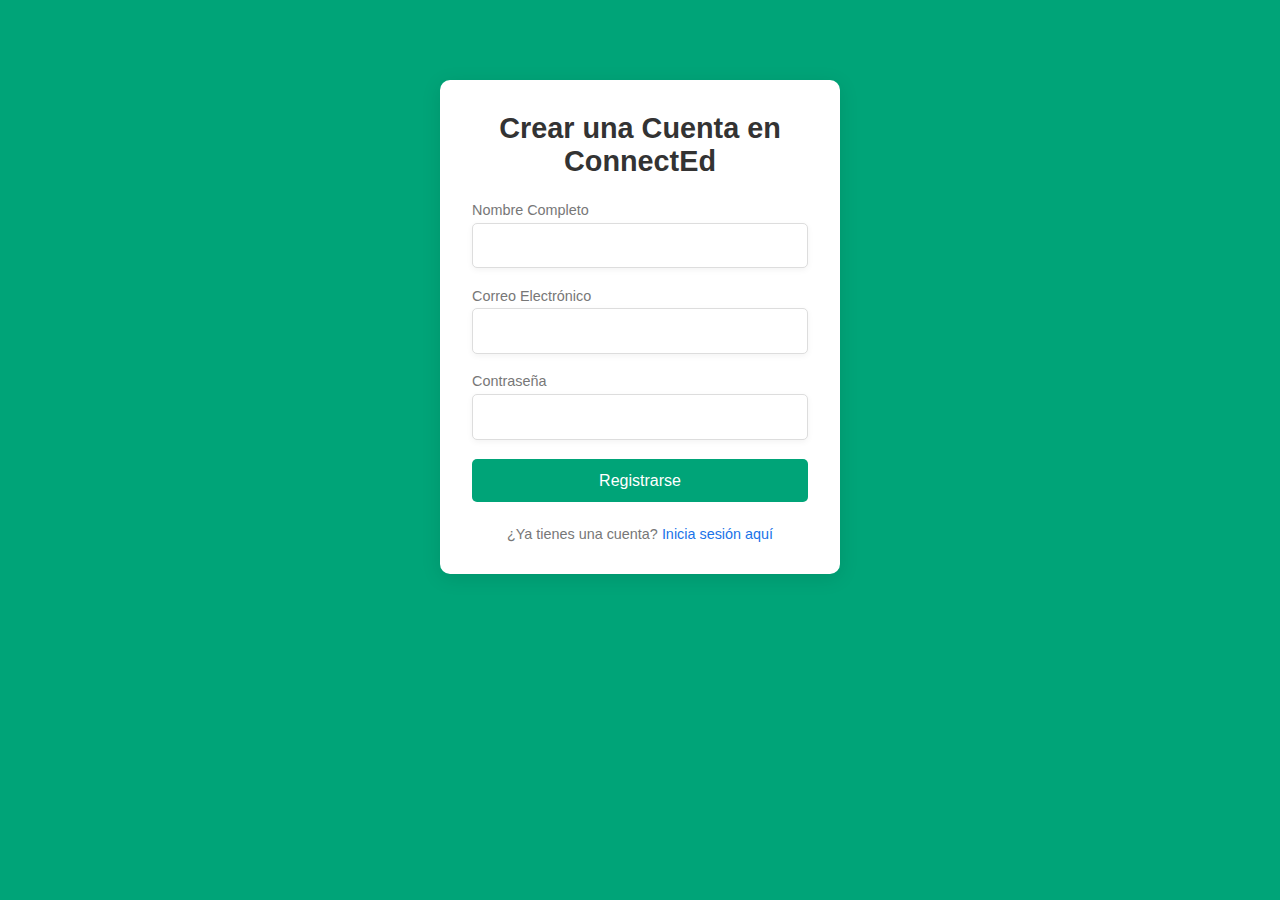
<file: registro.html>
<!DOCTYPE html>
<html lang="es">
<head>
    <meta charset="UTF-8">
    <meta name="viewport" content="width=device-width, initial-scale=1.0">
    <title>Registro - ConnectEd</title>
    <link rel="stylesheet" href="style.css">
</head>
<body>
    <div class="auth-container">
        <h2 class="auth-title">Crear una Cuenta en ConnectEd</h2>
        <form class="auth-form" action="index.html" method="POST" onsubmit="confirmRegistration()">
            <div class="form-group">
                <label for="name">Nombre Completo</label>
                <input type="text" id="name" name="name" required>
            </div>
            <div class="form-group">
                <label for="email">Correo Electrónico</label>
                <input type="email" id="email" name="email" required>
            </div>
            <div class="form-group">
                <label for="password">Contraseña</label>
                <input type="password" id="password" name="password" required>
            </div>
            <button type="submit" class="auth-btn">Registrarse</button>
        </form>
        <p class="auth-footer">¿Ya tienes una cuenta? <a href="login.html">Inicia sesión aquí</a></p>
    </div>

    <script>
        function confirmRegistration() {
            alert("Registro exitoso. Redirigiendo al inicio...");
        }
    </script>
</body>
</html>
</file>
<file: style.css>
/* Global Styles */
* {
    margin: 0;
    padding: 0;
    box-sizing: border-box;
    font-family: Arial, sans-serif;
}

body {
    background-color: #00A478; /* Hero section color */
    color: #333;
    overflow-x: hidden;
}

/* Navbar */
.navbar {
    display: flex;
    align-items: center;
    justify-content: space-between;
    padding: 1rem 3rem;
    background-color: rgba(0, 0, 0, 0.05);
    backdrop-filter: blur(5px);
    position: sticky;
    top: 0;
    z-index: 10;
    animation: fadeInTop 1s ease-out;
}

.logo {
    width: 45px;
}

.navbar nav a {
    margin: 0 1.2rem;
    color: #fff;
    text-decoration: none;
    font-weight: bold;
    font-size: 1rem;
    transition: color 0.3s, transform 0.3s;
}

.navbar nav a:hover {
    color: #1A73E8;
    transform: translateY(-2px);
}

.auth-buttons .login {
    color: #333;
    text-decoration: none;
    margin-right: 1rem;
    font-size: 1rem;
}

.auth-buttons .signup {
    background-color: #1A73E8;
    color: #fff;
    padding: 0.5rem 1rem;
    border-radius: 5px;
    text-decoration: none;
    font-weight: bold;
}

/* Animations */
@keyframes fadeInTop {
    from { opacity: 0; transform: translateY(-20px); }
    to { opacity: 1; transform: translateY(0); }
}

@keyframes fadeIn {
    from { opacity: 0; }
    to { opacity: 1; }
}

@keyframes slideIn {
    from { transform: translateX(-30px); opacity: 0; }
    to { transform: translateX(0); opacity: 1; }
}

@keyframes zoomIn {
    from { transform: scale(0.9); opacity: 0; }
    to { transform: scale(1); opacity: 1; }
}

@keyframes hoverPop {
    from { transform: scale(1); }
    to { transform: scale(1.05); }
}

.animate-fade-in {
    animation: fadeIn 1s ease forwards;
}

.animate-fade-in-delay {
    animation: fadeIn 1s ease forwards;
    animation-delay: 0.5s;
}

/* Hero Section */
.hero {
    display: flex;
    align-items: center;
    justify-content: center;
    padding: 4rem 2rem;
    background-color: #00A478;
    color: #fff;
    gap: 2rem;
}

.hero-text {
    max-width: 500px;
    animation: zoomIn 1s ease-out;
}

.tagline {
    margin-bottom: 1.5rem;
    font-size: 1.2rem;
    opacity: 0;
    animation: fadeIn 1.2s ease forwards;
    animation-delay: 0.5s;
}

.hero h1 {
    font-size: 2.8rem;
    margin-bottom: 1rem;
    line-height: 1.2;
    font-weight: bold;
}

.hero p {
    font-size: 1.2rem;
    margin-bottom: 2rem;
}

.hero-buttons a {
    display: inline-block;
    padding: 0.75rem 1.5rem;
    margin: 0.5rem;
    border-radius: 5px;
    text-decoration: none;
    font-weight: bold;
    transition: transform 0.3s, background-color 0.3s, border-color 0.3s;
    font-size: 1rem;
}

.hero-buttons .discover {
    background-color: #00A478;
    color: #fff;
    border: 2px solid #fff;
}

.hero-buttons .discover:hover {
    background-color: #fff;
    color: #00A478;
    transform: scale(1.05);
}

.hero-buttons .start-now {
    background-color: #1A73E8;
    color: #fff;
    border: 2px solid #1A73E8;
}

.hero-buttons .start-now:hover {
    background-color: #135abf;
    border-color: #fff;
    transform: scale(1.05);
}

.hero-image {
    width: 100%;
    max-width: 450px; /* Adjusted for better fit */
    animation: fadeIn 1.2s ease forwards;
    transition: transform 0.5s ease;
}

.hero-img {
    width: 100%;
    border-radius: 10px;
    box-shadow: 0 6px 18px rgba(0, 0, 0, 0.2); /* Enhanced shadow */
    transition: transform 0.5s ease, box-shadow 0.3s ease;
}

.hero-img:hover {
    transform: scale(1.05) rotate(1deg);
    box-shadow: 0 8px 20px rgba(0, 0, 0, 0.3); /* Larger shadow on hover */
}

/* Continuation Section */
.continuation {
    padding: 4rem 2rem;
    background-color: #fff;
    color: #333;
    display: flex;
    justify-content: center;
}

.continuation-content {
    display: flex;
    flex-direction: row;
    gap: 2rem;
    max-width: 1100px;
    width: 100%;
    align-items: center;
    padding: 2rem;
    box-shadow: 0 8px 20px rgba(0, 0, 0, 0.1);
    border-radius: 8px;
    transition: transform 0.3s ease;
}

.continuation-content:hover {
    transform: scale(1.02); /* Slight zoom on hover */
}

.continuation-text {
    flex: 1;
}

.continuation-text h2 {
    font-size: 2.2rem;
    font-weight: bold;
    color: #333;
    margin-bottom: 1rem;
}

.continuation-text ul {
    list-style: none;
    margin-bottom: 1.5rem;
    font-size: 1.1rem;
    color: #555;
}

.continuation-text ul li {
    display: flex;
    align-items: center;
    margin-bottom: 0.5rem;
}

.checkmark {
    color: #00A478;
    font-size: 1.5rem;
    margin-right: 0.5rem;
}

.continuation-buttons .discover {
    background-color: #00A478;
    color: #fff;
    padding: 0.75rem 1.5rem;
    border-radius: 5px;
    text-decoration: none;
    transition: background-color 0.3s, transform 0.3s;
}

.continuation-buttons .discover:hover {
    background-color: #007d5f;
    transform: scale(1.05);
}

.continuation-img {
    max-width: 90%; /* Reduced size for better layout */
    height: auto;
    border-radius: 10px;
    box-shadow: 0 6px 18px rgba(0, 0, 0, 0.2);
    transition: transform 0.3s ease, box-shadow 0.3s ease;
}

.continuation-img:hover {
    transform: scale(1.05);
    box-shadow: 0 8px 20px rgba(0, 0, 0, 0.3);
}

/* Feature Section */
.section-card {
    padding: 4rem 2rem;
    background-color: #fff;
    text-align: center;
}

.feature-cards {
    display: flex;
    gap: 2rem;
    justify-content: center;
    margin-top: 2rem;
}

.feature-card {
    background-color: #f9f9f9;
    padding: 2rem;
    border-radius: 10px;
    box-shadow: 0 4px 12px rgba(0, 0, 0, 0.1);
    transition: transform 0.3s ease;
    width: 220px;
}

.feature-card:hover {
    transform: scale(1.05);
}

.feature-icon {
    font-size: 2rem;
    color: #00A478;
}

.feature-title {
    font-size: 1.2rem;
    font-weight: bold;
    margin-top: 1rem;
}

.feature-description {
    font-size: 1rem;
    color: #555;
    margin: 1rem 0;
}

.feature-link {
    color: #1A73E8;
    font-weight: bold;
    text-decoration: none;
    transition: color 0.3s;
}

.feature-link:hover {
    color: #135abf;
}

/* Testimonial Section */
.testimonial-section {
    background-color: #fff;
    padding: 4rem 2rem;
    text-align: center;
}

.testimonial-heading {
    font-size: 2rem;
    font-weight: bold;
    margin-bottom: 2rem;
    color: #333;
}

.testimonial-carousel {
    position: relative;
    max-width: 800px;
    margin: 0 auto;
    overflow: hidden;
}

.testimonial-card {
    display: none;
    flex-direction: column;
    align-items: center;
    padding: 2rem;
    border-radius: 8px;
    box-shadow: 0 4px 20px rgba(0, 0, 0, 0.1);
    background-color: #f9f9f9;
    transition: opacity 0.5s ease, transform 0.5s ease;
}

.testimonial-card.active {
    display: flex;
    opacity: 1;
    transform: scale(1);
}

.testimonial-stars {
    font-size: 1.5rem;
    color: #ffbf00;
    margin-bottom: 1rem;
}

.testimonial-quote {
    font-size: 1.1rem;
    color: #555;
    font-style: italic;
    margin-bottom: 1.5rem;
    max-width: 600px;
}

.testimonial-author {
    display: flex;
    align-items: center;
    gap: 0.8rem;
}

.author-photo {
    width: 50px;
    height: 50px;
    border-radius: 50%;
    box-shadow: 0 2px 8px rgba(0, 0, 0, 0.2);
}

.author-info {
    text-align: left;
}

.author-name {
    font-weight: bold;
    color: #333;
}

.author-role {
    font-size: 0.9rem;
    color: #777;
}

.carousel-btn {
    position: absolute;
    top: 50%;
    transform: translateY(-50%);
    background: #00A478;
    color: #fff;
    border: none;
    font-size: 1.5rem;
    padding: 0.5rem;
    cursor: pointer;
    border-radius: 50%;
    box-shadow: 0 4px 8px rgba(0, 0, 0, 0.2);
    transition: background-color 0.3s ease;
}

.carousel-btn:hover {
    background-color: #007d5f;
}

.prev {
    left: 10px;
}

.next {
    right: 10px;
}

/* FAQ Section */
.faq {
    padding: 4rem 2rem;
    background-color: #fff;
    text-align: center;
    color: #333;
}

.faq h2 {
    font-size: 2rem;
    font-weight: bold;
    color: #333;
    margin-bottom: 1rem;
}

.faq p {
    font-size: 1.1rem;
    color: #777;
    margin-bottom: 2rem;
}

.faq-item {
    max-width: 700px;
    margin: 1rem auto;
    box-shadow: 0 4px 10px rgba(0, 0, 0, 0.1);
    border-radius: 8px;
    overflow: hidden;
}

.faq-question {
    width: 100%;
    background: #f5f5f5;
    color: #333;
    padding: 1rem;
    font-size: 1.1rem;
    text-align: left;
    border: none;
    outline: none;
    cursor: pointer;
    transition: background 0.3s;
}

.faq-question:hover {
    background: #e0e0e0;
}

.faq-answer {
    background: #fff;
    padding: 1rem;
    display: none;
    font-size: 1rem;
    color: #555;
}

.faq-answer.show {
    display: block;
    animation: slideIn 0.5s ease;
}

/* Footer Section */
.footer {
    background-color: #f5f5f5;
    padding: 2rem 0;
    color: #333;
}

.footer-content {
    display: flex;
    justify-content: space-around;
    flex-wrap: wrap;
    max-width: 1200px;
    margin: 0 auto;
}

.footer-content h4 {
    font-size: 1.2rem;
    font-weight: bold;
    color: #333;
    margin-bottom: 1rem;
}

.footer-content ul {
    list-style: none;
}

.footer-content ul li {
    font-size: 0.9rem;
    color: #777;
    margin-bottom: 0.5rem;
    transition: color 0.3s;
}

.footer-content ul li:hover {
    color: #00A478;
}

.footer-bottom-text {
    text-align: center;
    font-size: 0.8rem;
    color: #777;
    margin-top: 1rem;
}
/* Authentication Pages */
.auth-container {
    max-width: 400px;
    margin: 5rem auto;
    padding: 2rem;
    background-color: #fff;
    border-radius: 10px;
    box-shadow: 0 4px 20px rgba(0, 0, 0, 0.1);
    text-align: center;
}

.auth-title {
    font-size: 1.8rem;
    color: #333;
    margin-bottom: 1.5rem;
}

.auth-form .form-group {
    margin-bottom: 1.2rem;
    text-align: left;
}

.auth-form label {
    display: block;
    font-size: 0.9rem;
    color: #777;
    margin-bottom: 0.3rem;
}

.auth-form input {
    width: 100%;
    padding: 0.8rem;
    font-size: 1rem;
    border-radius: 5px;
    border: 1px solid #ddd;
    box-shadow: 0 2px 6px rgba(0, 0, 0, 0.05);
    transition: border-color 0.3s;
}

.auth-form input:focus {
    border-color: #00A478;
    outline: none;
}

.auth-btn {
    width: 100%;
    padding: 0.8rem;
    font-size: 1rem;
    color: #fff;
    background-color: #00A478;
    border: none;
    border-radius: 5px;
    cursor: pointer;
    transition: background-color 0.3s, transform 0.3s;
}

.auth-btn:hover {
    background-color: #007d5f;
    transform: scale(1.03);
}

.auth-footer {
    margin-top: 1.5rem;
    font-size: 0.9rem;
    color: #777;
}

.auth-footer a {
    color: #1A73E8;
    text-decoration: none;
    transition: color 0.3s;
}

.auth-footer a:hover {
    color: #135abf;
}
/* Estilos para la sección de Ofertas */
.ofertas-section {
    padding: 2rem;
    background-color: #f5f5f5;
    text-align: center;
}

.ofertas-section h2 {
    font-size: 2rem;
    font-weight: bold;
    margin-bottom: 1.5rem;
    color: #333;
}

.oferta-cards {
    display: flex;
    flex-direction: column;
    gap: 1rem;
    align-items: center;
    justify-content: center;
}

.oferta-card {
    background: linear-gradient(145deg, #121212, #1a1a1a);
    color: #fff;
    border-radius: 15px;
    padding: 1.5rem;
    max-width: 400px;
    width: 100%;
    position: relative;
    box-shadow: 0 6px 15px rgba(0, 0, 0, 0.3);
    overflow: hidden;
}

.oferta-card::before {
    content: '';
    position: absolute;
    top: 0;
    right: 0;
    bottom: 0;
    left: 0;
    background: radial-gradient(circle, rgba(255, 255, 255, 0.1), transparent 60%);
    z-index: 0;
}

.oferta-card h3 {
    font-size: 1.5rem;
    font-weight: bold;
    margin: 0.5rem 0;
    z-index: 1;
    position: relative;
}

.oferta-card .duracion {
    font-size: 1rem;
    color: #ccc;
    margin-bottom: 1rem;
    z-index: 1;
    position: relative;
}

.oferta-card .precio {
    font-size: 2rem;
    font-weight: bold;
    margin: 0;
    z-index: 1;
    position: relative;
}

.oferta-card .descuento {
    font-size: 0.9rem;
    text-decoration: line-through;
    color: #ff6464;
    margin-top: -5px;
    z-index: 1;
    position: relative;
}

/* Animación en hover */
.oferta-card:hover {
    transform: scale(1.05);
    transition: transform 0.3s ease;
}
</file>
